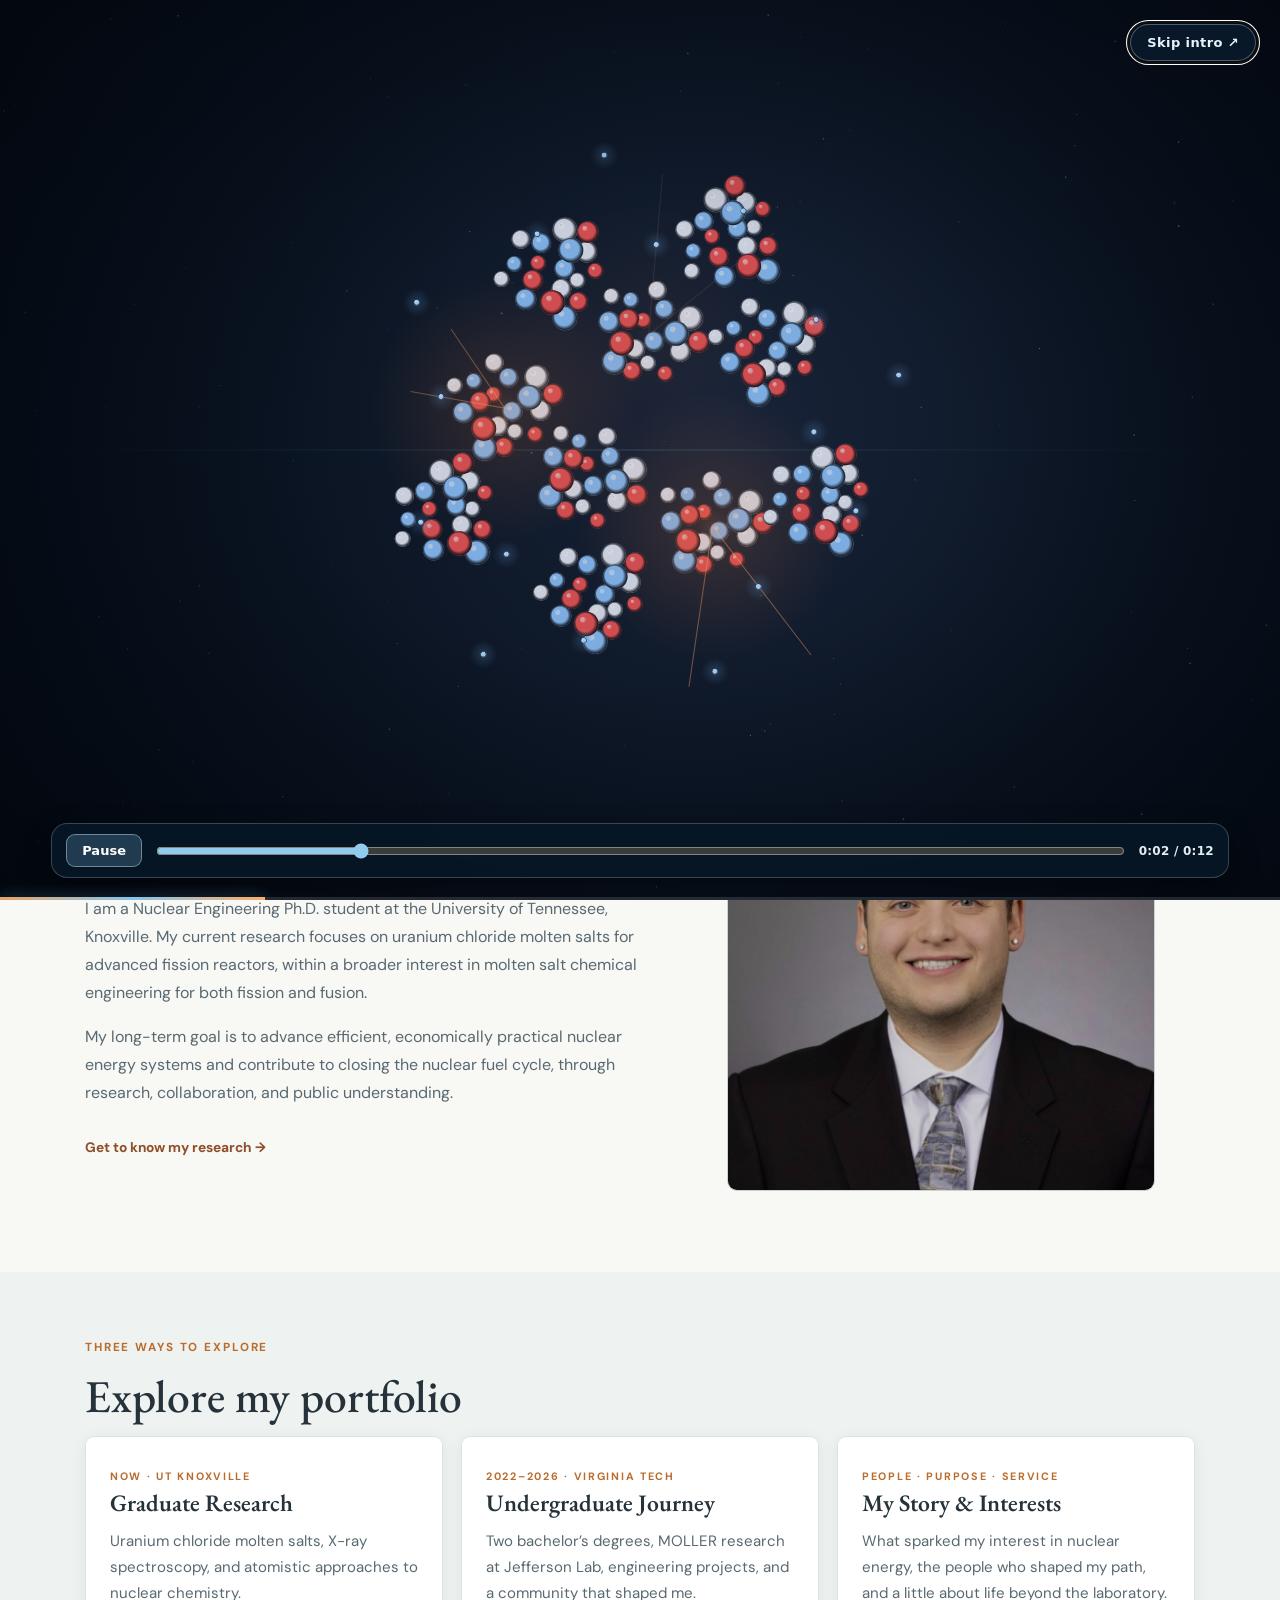
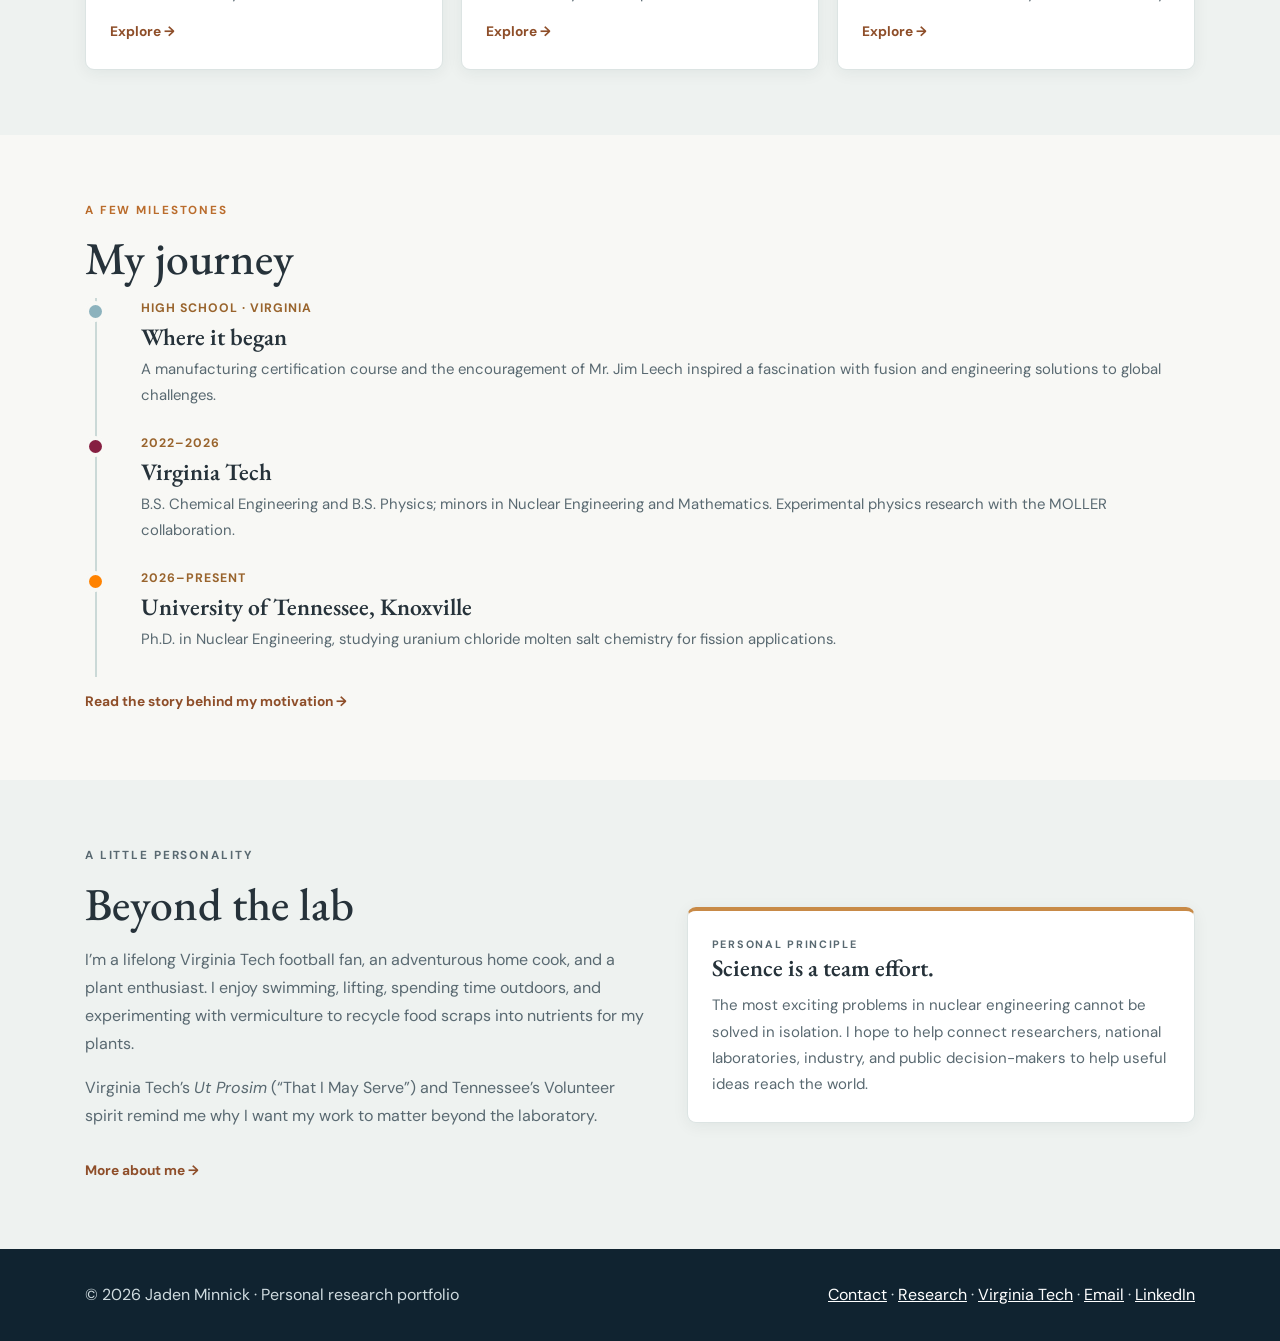
<file: index.html>
<!DOCTYPE html>

<html lang="en"><head><meta charset="utf-8"/><meta content="width=device-width,initial-scale=1" name="viewport"/><meta content="Nuclear engineering Ph.D. student researching molten salts for fission and fusion, and inspired by science, service, and energy innovation." name="description"/><title>Home | Jaden Minnick</title><link href="assets/css/site-v18.css" rel="stylesheet"/><style id="cinematic-critical-css">
/* Essential rendering fallback, independent of external stylesheet/cache state. */
#cinematic-intro[hidden]{display:none!important}
#cinematic-intro{position:fixed!important;inset:0!important;width:100vw!important;height:100dvh!important;z-index:2147483000!important;background:#040b14!important;overflow:hidden!important;opacity:1;transition:opacity .8s ease}
#cinematic-intro.is-leaving{opacity:0!important;pointer-events:none!important}
#cinematic-canvas{position:absolute!important;inset:0!important;display:block!important;width:100%!important;height:100%!important}
#cinematic-intro .cinematic-vignette{position:absolute;inset:0;pointer-events:none;background:radial-gradient(ellipse at center,transparent 35%,rgba(1,4,10,.55) 100%)}
#skip-cinematic{position:absolute!important;top:24px!important;right:24px!important;z-index:5!important;background:#0b1b2cdd!important;color:#e8f2fb!important;border:1px solid #b0c8d166!important;border-radius:999px!important;padding:10px 16px!important;cursor:pointer!important;font:600 13px system-ui,sans-serif!important}
#cinematic-intro .cinematic-controls{position:absolute!important;left:clamp(14px,4vw,56px)!important;right:clamp(14px,4vw,56px)!important;bottom:22px!important;z-index:5!important;display:flex!important;align-items:center!important;gap:12px!important;padding:10px 14px!important;background:#071827dc!important;border:1px solid #b5cce044!important;border-radius:16px!important;color:#e6f0f7!important;box-shadow:0 10px 28px #0007!important;backdrop-filter:blur(9px)}
#cinematic-play-pause{padding:8px 15px!important;border-radius:9px!important;border:1px solid #b8ccda88!important;background:#203b50!important;color:#fff!important;font:600 13px system-ui,sans-serif!important;cursor:pointer!important}
#cinematic-scrubber{flex:1 1 auto!important;min-width:0!important;width:auto!important;accent-color:#91ccec!important;cursor:pointer!important}
#cinematic-time{flex:0 0 auto!important;color:#e3edf5!important;font:600 12px system-ui,sans-serif!important;font-variant-numeric:tabular-nums}
#cinematic-intro .cinematic-progress{position:absolute!important;bottom:0!important;left:0!important;width:100%!important;height:3px!important;background:#ffffff20!important;z-index:6!important}
#cinematic-progress-fill{display:block!important;height:100%!important;width:0;background:linear-gradient(90deg,#e8a369,#86c5eb,#ffab6a)!important}
.cinematic-active{overflow:hidden!important}
@media(prefers-reduced-motion:reduce){#cinematic-intro{transition:none!important}}
</style></head><body><div class="cinematic" id="cinematic-intro" role="dialog" aria-modal="true" aria-label="Animated nuclear energy introduction" hidden>
  <canvas id="cinematic-canvas" aria-hidden="true"></canvas>
  <div class="cinematic-vignette" aria-hidden="true"></div>
  <button id="skip-cinematic" class="cinematic-skip" type="button">Skip intro <span aria-hidden="true">↗</span></button>
  <div class="cinematic-controls" aria-label="Animation controls">
    <button id="cinematic-play-pause" class="cinematic-play-pause" type="button" aria-pressed="false">Pause</button>
    <label class="visually-hidden" for="cinematic-scrubber">Animation timeline</label>
    <input id="cinematic-scrubber" class="cinematic-scrubber" type="range" min="0" max="12000" step="10" value="0" aria-label="Animation timeline"/>
    <span id="cinematic-time" class="cinematic-time" aria-live="off">0:00 / 0:12</span>
  </div>
  <div class="cinematic-progress" aria-hidden="true"><span id="cinematic-progress-fill"></span></div>
</div><a class="skip" href="#main">Skip to main content</a><header class="site"><div class="shell"><a class="logo" href="index.html">Jaden Minnick <em>Research · Engineering · Service</em></a><nav aria-label="Main navigation" class="links"><a aria-current="page" href="index.html">Home</a><a href="graduate.html">Graduate</a><a href="undergraduate.html">Undergraduate</a><a href="about.html">About</a></nav></div></header><main id="main"><section class="hero hero--home hero--sim"><canvas aria-hidden="true" id="molecular-canvas"></canvas><div class="shell"><p class="eyebrow">Welcome to my portfolio</p><h1>Jaden Minnick</h1><p class="intro">Nuclear Engineering Ph.D. Student · University of Tennessee, Knoxville</p><blockquote class="quote"><p>“Nothing in life is to be feared, it is only to be understood. Now is the time to understand more, so that we may fear less.”</p><cite>Marie Curie</cite></blockquote><div class="hero-actions"><a class="button" href="graduate.html">Explore my research</a><a class="button outline" href="about.html">Meet me</a></div><div aria-label="Interactive molten salt illustration" class="sim-controls"><div class="sim-topline"><span class="sim-indicator"></span><span>ION MOTION STUDY</span><button id="replay-cinematic" class="sim-replay" type="button">Replay intro</button><button aria-pressed="false" id="sim-toggle" type="button">Pause</button></div><label for="temperature-slider">Temperature <strong id="temperature-value">900 K</strong></label><input aria-label="Temperature in kelvin" id="temperature-slider" max="1600" min="600" step="50" type="range" value="900"/><div class="sim-range"><span>600 K</span><span>1600 K</span></div><p class="sim-note">Illustrative visualization. Motion scales with √T, not simulation data.</p></div></div></section><section class="section"><div class="shell"><div class="chapter"><div><p class="eyebrow">At a glance</p><h2>Curiosity with a purpose.</h2><p>I am a Nuclear Engineering Ph.D. student at the University of Tennessee, Knoxville. My current research focuses on uranium chloride molten salts for advanced fission reactors, within a broader interest in molten salt chemical engineering for both fission and fusion.</p><p>My long-term goal is to advance efficient, economically practical nuclear energy systems and contribute to closing the nuclear fuel cycle, through research, collaboration, and public understanding.</p><a class="more" href="graduate.html">Get to know my research →</a></div><figure class="feature-img"><img alt="Professional portrait of Jaden Minnick" src="images/prof-picture.jpeg"/></figure></div></div></section><section class="section alt"><div class="shell"><div class="eyebrow">Three ways to explore</div><h2>Explore my portfolio</h2><div class="grid"><article class="panel"><span class="eyebrow">Now · UT Knoxville</span><h3>Graduate Research</h3><p>Uranium chloride molten salts, X-ray spectroscopy, and atomistic approaches to nuclear chemistry.</p><a class="more" href="graduate.html">Explore →</a></article><article class="panel"><span class="eyebrow">2022–2026 · Virginia Tech</span><h3>Undergraduate Journey</h3><p>Two bachelor’s degrees, MOLLER research at Jefferson Lab, engineering projects, and a community that shaped me.</p><a class="more" href="undergraduate.html">Explore →</a></article><article class="panel"><span class="eyebrow">People · Purpose · Service</span><h3>My Story &amp; Interests</h3><p>What sparked my interest in nuclear energy, the people who shaped my path, and a little about life beyond the laboratory.</p><a class="more" href="about.html">Explore →</a></article></div></div></section><section class="section"><div class="shell"><div class="eyebrow">A few milestones</div><h2>My journey</h2><div class="timeline"><article><time>High school · Virginia</time><h3>Where it began</h3><p>A manufacturing certification course and the encouragement of Mr. Jim Leech inspired a fascination with fusion and engineering solutions to global challenges.</p></article><article style="--dot:#861f41"><time>2022–2026</time><h3>Virginia Tech</h3><p>B.S. Chemical Engineering and B.S. Physics; minors in Nuclear Engineering and Mathematics. Experimental physics research with the MOLLER collaboration.</p></article><article style="--dot:#ff8200"><time>2026–Present</time><h3>University of Tennessee, Knoxville</h3><p>Ph.D. in Nuclear Engineering, studying uranium chloride molten salt chemistry for fission applications.</p></article></div><a class="more" href="about.html">Read the story behind my motivation →</a></div></section><section class="section alt"><div class="shell"><div class="chapter"><div><p class="eyebrow">A little personality</p><h2>Beyond the lab</h2><p>I’m a lifelong Virginia Tech football fan, an adventurous home cook, and a plant enthusiast. I enjoy swimming, lifting, spending time outdoors, and experimenting with vermiculture to recycle food scraps into nutrients for my plants.</p><p>Virginia Tech’s <em>Ut Prosim</em> (“That I May Serve”) and Tennessee’s Volunteer spirit remind me why I want my work to matter beyond the laboratory.</p><a class="more" href="about.html#outside">More about me →</a></div><div class="panel strong"><p class="eyebrow">Personal principle</p><h3>Science is a team effort.</h3><p>The most exciting problems in nuclear engineering cannot be solved in isolation. I hope to help connect researchers, national laboratories, industry, and public decision-makers to help useful ideas reach the world.</p></div></div></div></section></main><footer class="footer"><div class="shell"><p>© <span data-year="">2026</span> Jaden Minnick · Personal research portfolio</p><p><a href="about.html#contact">Contact</a> · <a href="graduate.html">Research</a> · <a href="undergraduate.html">Virginia Tech</a> · <a href="mailto:minnick@vols.utk.edu">Email</a> · <a href="https://www.linkedin.com/in/jaden-minnick/" rel="noopener noreferrer" target="_blank">LinkedIn</a></p></div></footer><script src="assets/js/site-v18.js"></script><script src="assets/js/cinematic-v18.js"></script></body></html>
</file>
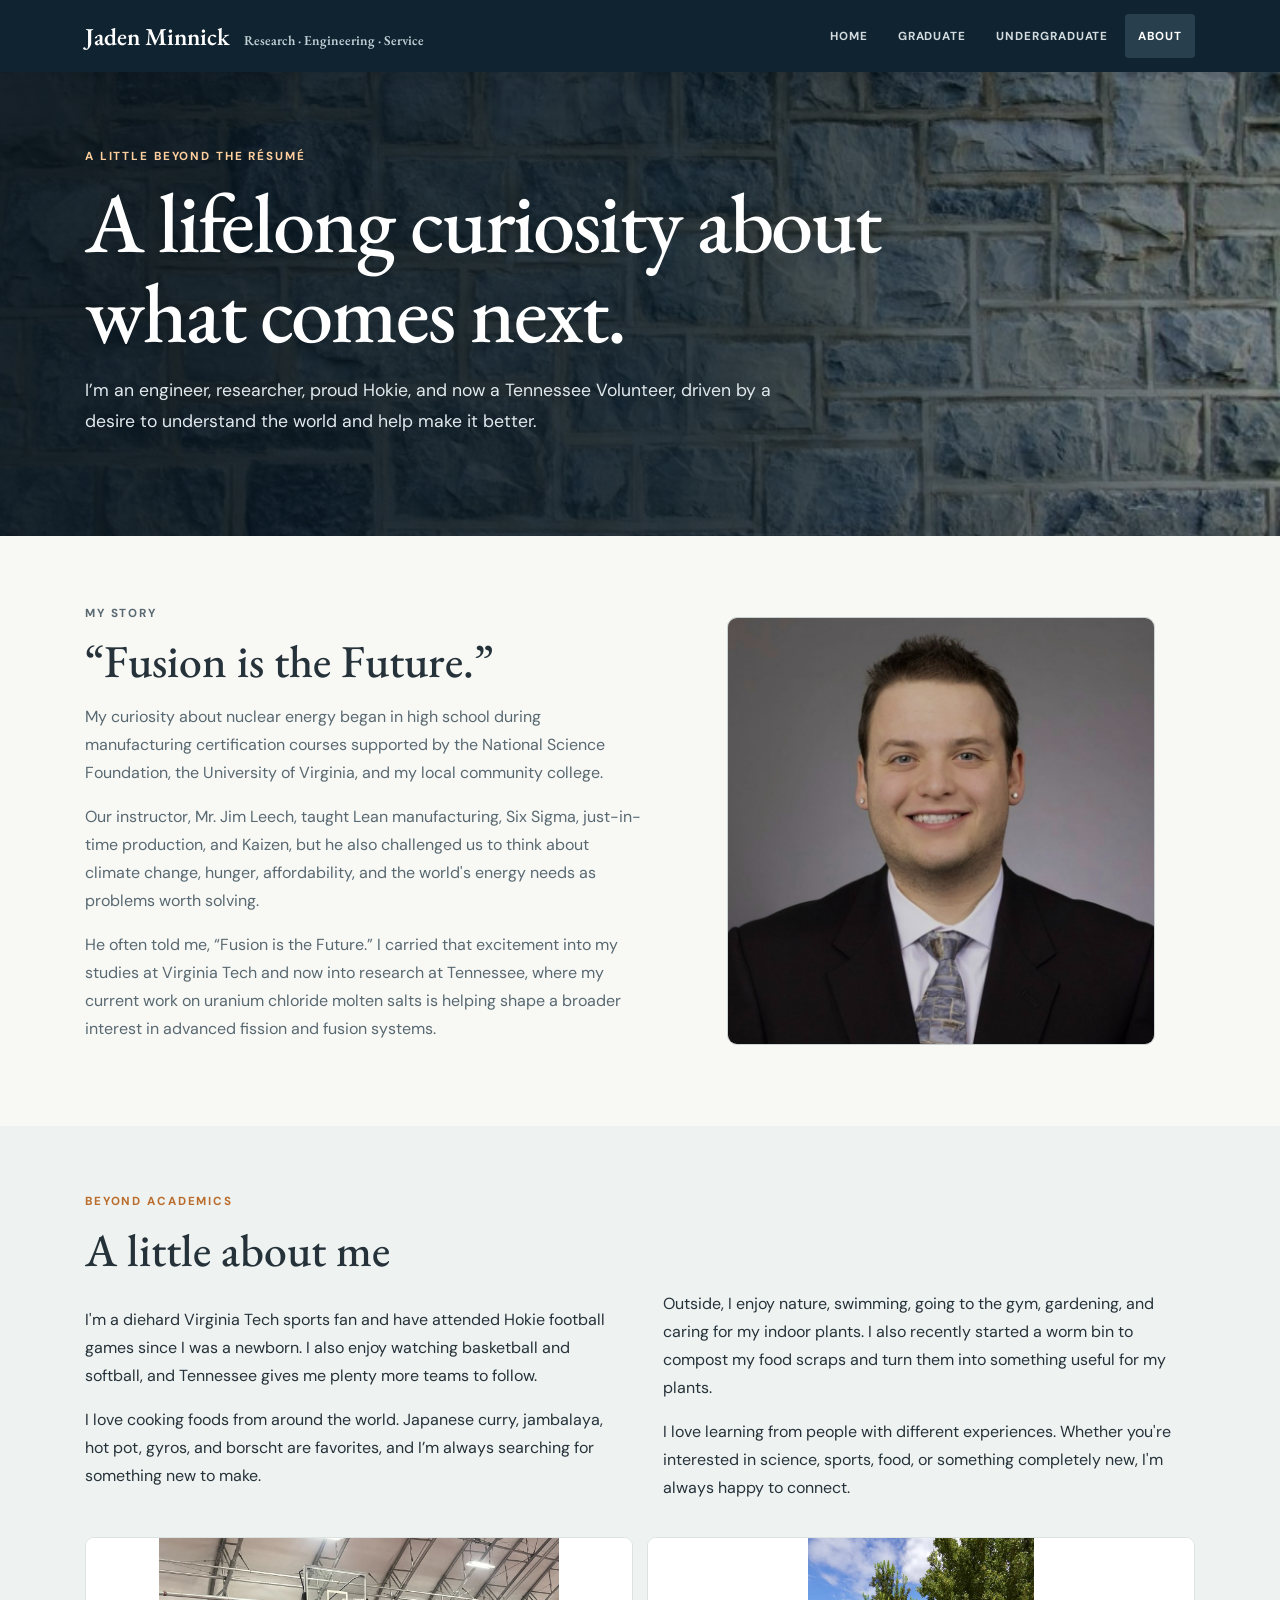
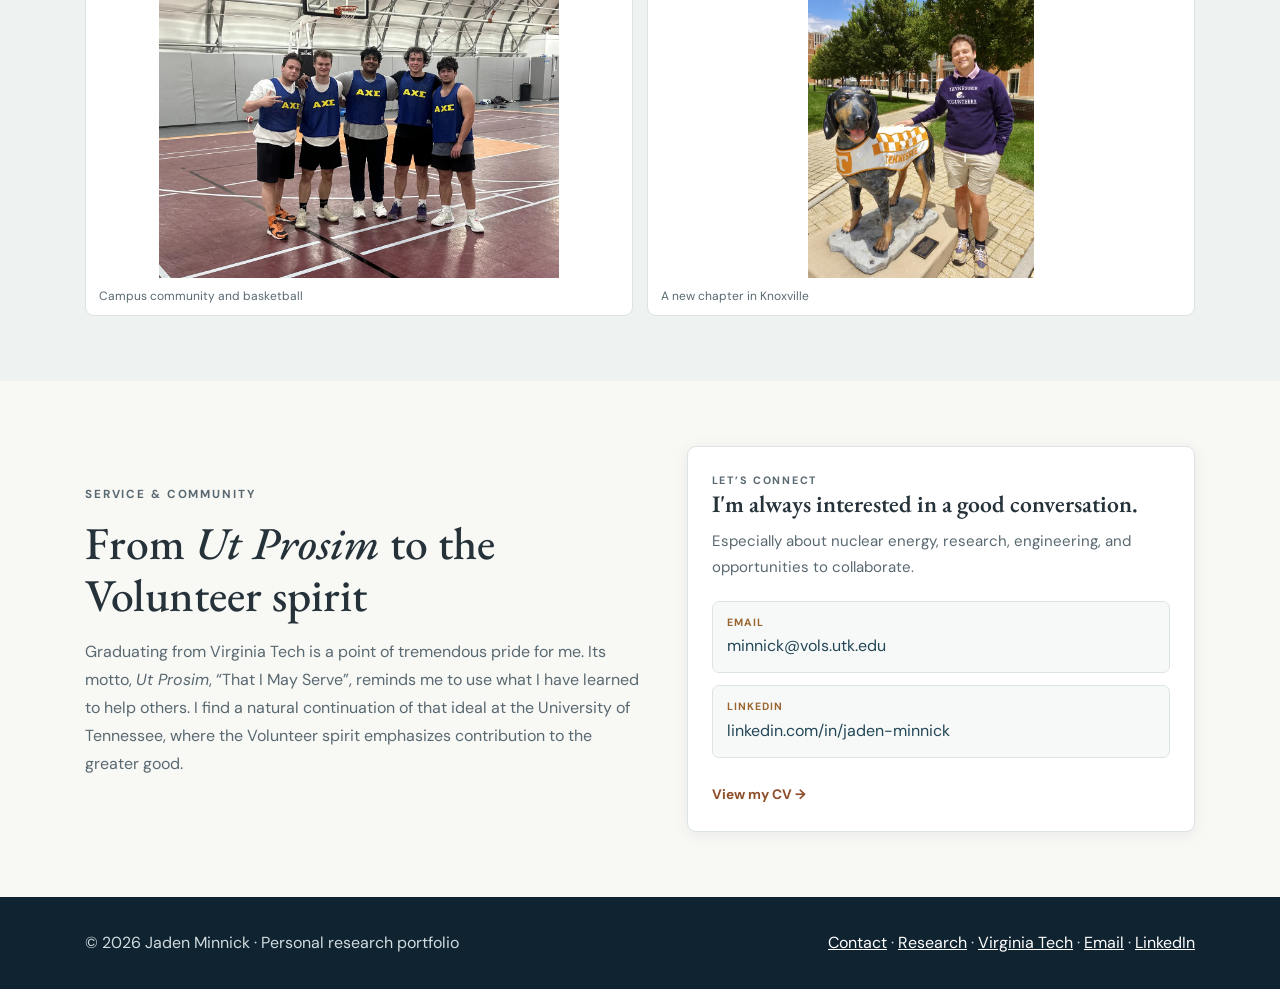
<file: about.html>
<!DOCTYPE html>

<html lang="en"><head><meta charset="utf-8"/><meta content="width=device-width,initial-scale=1" name="viewport"/><meta content="Jaden Minnick’s personal journey, scientific motivation, hobbies, and commitment to service." name="description"/><title>About Me | Jaden Minnick</title><link href="assets/css/site-v18.css" rel="stylesheet"/></head><body><a class="skip" href="#main">Skip to main content</a><header class="site"><div class="shell"><a class="logo" href="index.html">Jaden Minnick <em>Research · Engineering · Service</em></a><nav aria-label="Main navigation" class="links"><a href="index.html">Home</a><a href="graduate.html">Graduate</a><a href="undergraduate.html">Undergraduate</a><a aria-current="page" href="about.html">About</a></nav></div></header><main id="main"><section class="hero hero--about"><div class="shell"><p class="eyebrow">A little beyond the résumé</p><h1>A lifelong curiosity about what comes next.</h1><p class="intro">I’m an engineer, researcher, proud Hokie, and now a Tennessee Volunteer, driven by a desire to understand the world and help make it better.</p></div></section><section class="section"><div class="shell"><div class="chapter"><div><p class="eyebrow">My story</p><h2>“Fusion is the Future.”</h2><p>My curiosity about nuclear energy began in high school during manufacturing certification courses supported by the National Science Foundation, the University of Virginia, and my local community college.</p><p>Our instructor, Mr. Jim Leech, taught Lean manufacturing, Six Sigma, just-in-time production, and Kaizen, but he also challenged us to think about climate change, hunger, affordability, and the world's energy needs as problems worth solving.</p><p>He often told me, “Fusion is the Future.” I carried that excitement into my studies at Virginia Tech and now into research at Tennessee, where my current work on uranium chloride molten salts is helping shape a broader interest in advanced fission and fusion systems.</p></div><figure class="feature-img"><img alt="Portrait of Jaden Minnick" src="images/prof-picture.jpeg"/></figure></div></div></section><section class="section alt outside" id="outside"><div class="shell"><p class="eyebrow">Beyond academics</p><h2>A little about me</h2><div class="about-hobbies"><p>I'm a diehard Virginia Tech sports fan and have attended Hokie football games since I was a newborn. I also enjoy watching basketball and softball, and Tennessee gives me plenty more teams to follow.</p><p>I love cooking foods from around the world. Japanese curry, jambalaya, hot pot, gyros, and borscht are favorites, and I’m always searching for something new to make.</p><p>Outside, I enjoy nature, swimming, going to the gym, gardening, and caring for my indoor plants. I also recently started a worm bin to compost my food scraps and turn them into something useful for my plants.</p><p>I love learning from people with different experiences. Whether you're interested in science, sports, food, or something completely new, I'm always happy to connect.</p></div><div class="personal-photos"><figure><img alt="Alpha Chi Sigma intramural basketball team" loading="lazy" src="images/selected/acs-basketball.webp"/><figcaption>Campus community and basketball</figcaption></figure><figure><img alt="Jaden with Smokey at the University of Tennessee" loading="lazy" src="images/selected/ut-smokey.webp"/><figcaption>A new chapter in Knoxville</figcaption></figure></div></div></section><section class="section"><div class="shell"><div class="chapter" id="contact"><div><p class="eyebrow">Service &amp; community</p><h2>From <em>Ut Prosim</em> to the Volunteer spirit</h2><p>Graduating from Virginia Tech is a point of tremendous pride for me. Its motto, <em>Ut Prosim</em>, “That I May Serve”, reminds me to use what I have learned to help others. I find a natural continuation of that ideal at the University of Tennessee, where the Volunteer spirit emphasizes contribution to the greater good.</p></div><div class="panel"><p class="eyebrow">Let’s connect</p><h3>I'm always interested in a good conversation.</h3><p>Especially about nuclear energy, research, engineering, and opportunities to collaborate.</p><div class="contact-details"><a aria-label="Email Jaden Minnick" class="contact-link" href="mailto:minnick@vols.utk.edu"><span class="contact-label">Email</span><span>minnick@vols.utk.edu</span></a><a aria-label="Jaden Minnick on LinkedIn" class="contact-link" href="https://www.linkedin.com/in/jaden-minnick/" rel="noopener noreferrer" target="_blank"><span class="contact-label">LinkedIn</span><span>linkedin.com/in/jaden-minnick</span></a></div><p><a class="more" href="files/Jaden_Minnick_CV.pdf">View my CV →</a></p></div></div></div></section></main><footer class="footer"><div class="shell"><p>© <span data-year="">2026</span> Jaden Minnick · Personal research portfolio</p><p><a href="about.html#contact">Contact</a> · <a href="graduate.html">Research</a> · <a href="undergraduate.html">Virginia Tech</a> · <a href="mailto:minnick@vols.utk.edu">Email</a> · <a href="https://www.linkedin.com/in/jaden-minnick/" rel="noopener noreferrer" target="_blank">LinkedIn</a></p></div></footer><script src="assets/js/site-v18.js"></script></body></html>
</file>
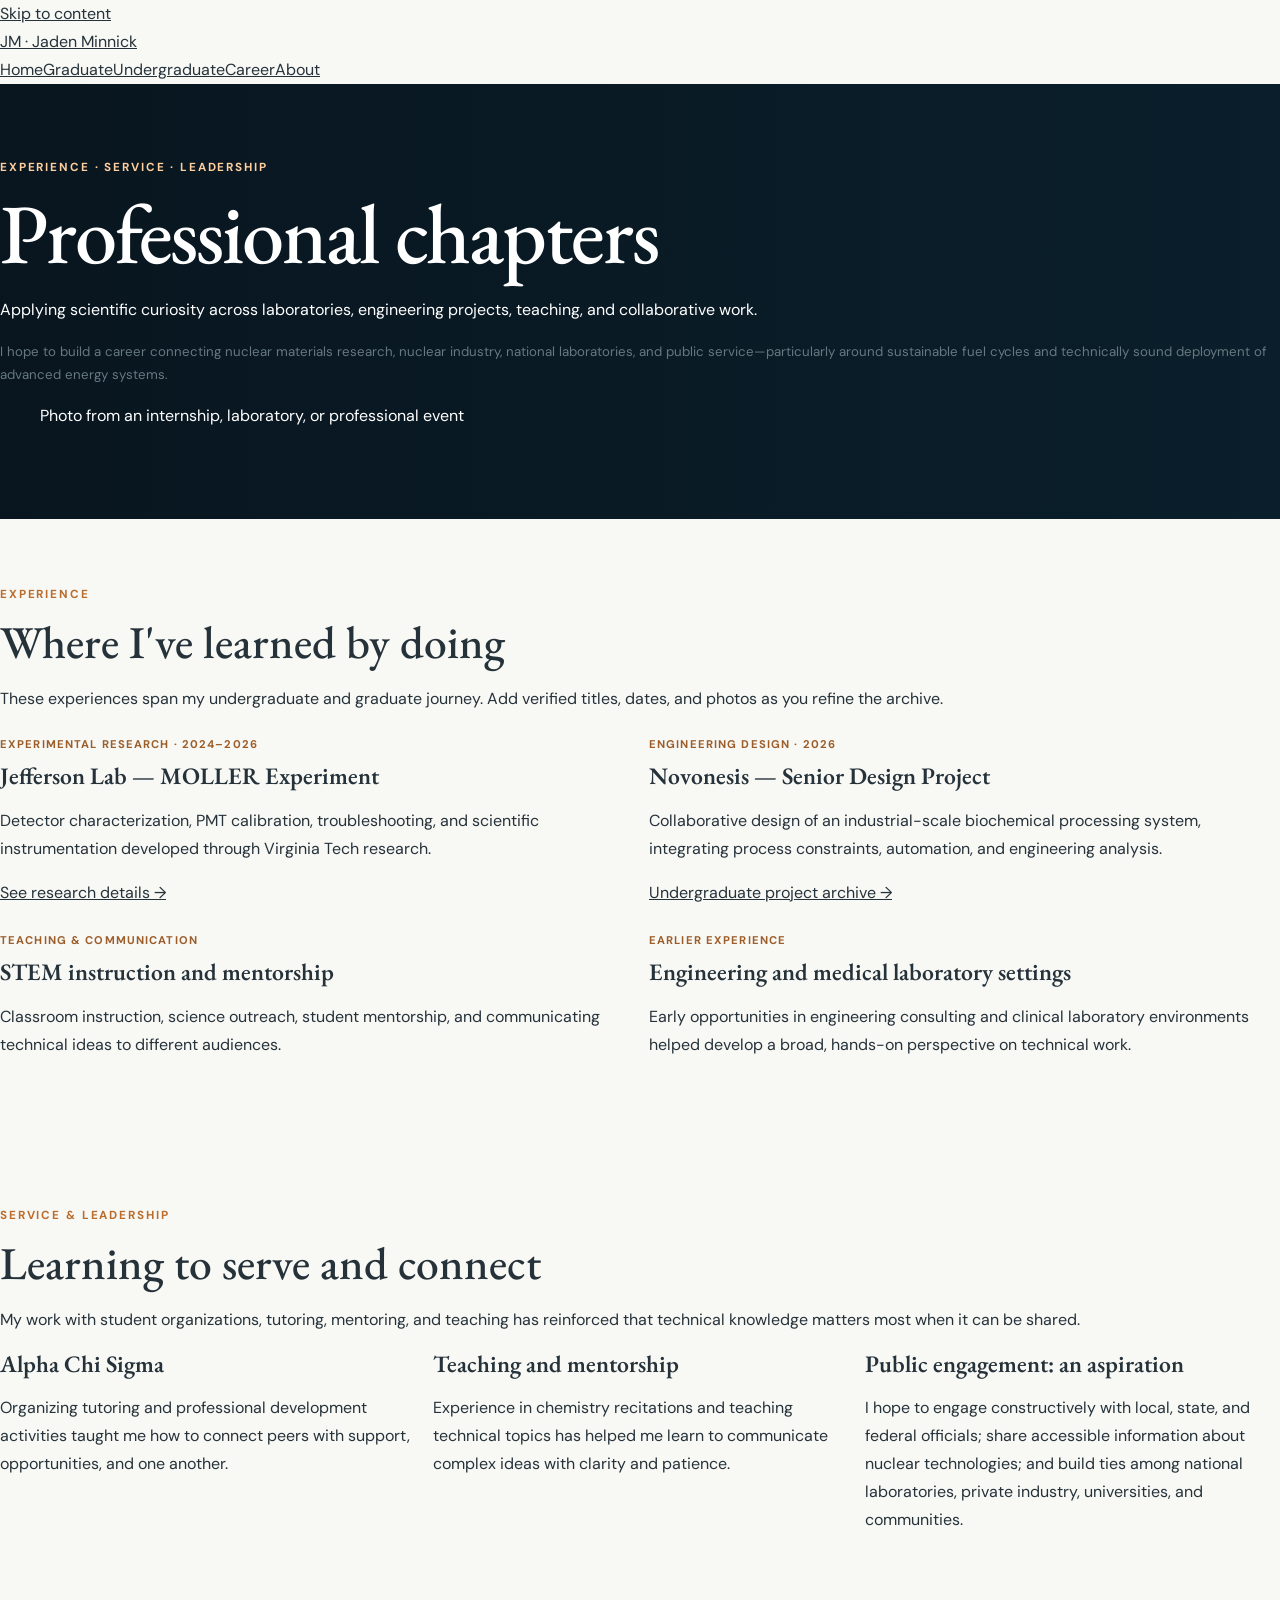
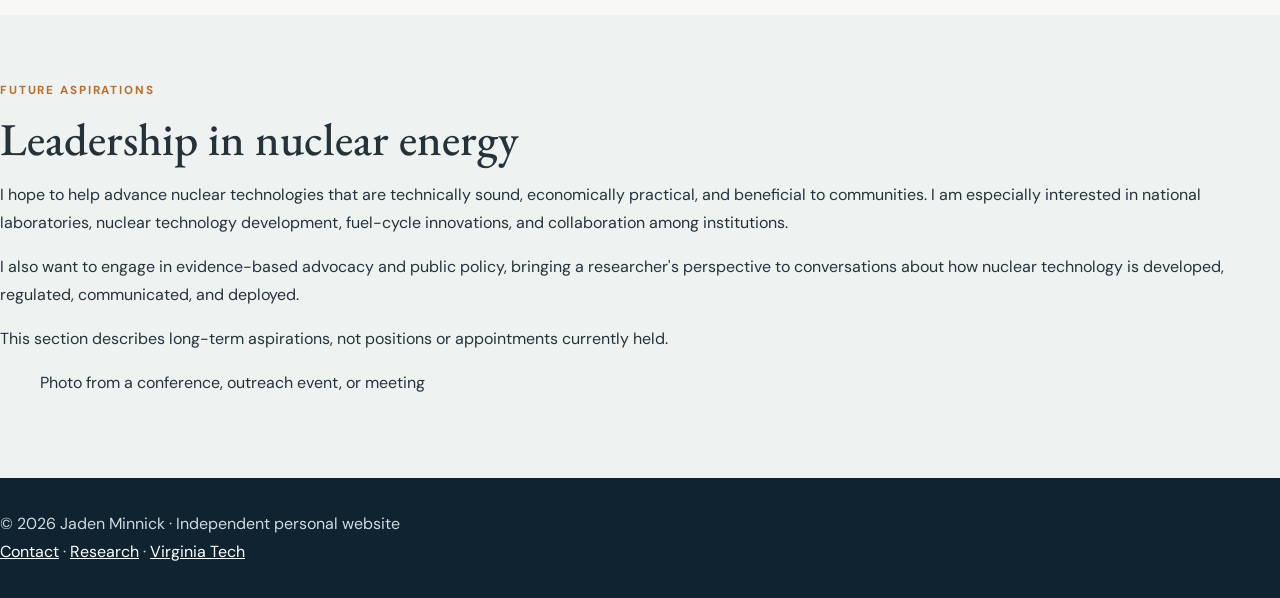
<file: career.html>
<!DOCTYPE html>


<html lang="en"><head><meta charset="utf-8"/><meta content="width=device-width, initial-scale=1" name="viewport"/><meta content="Jaden Minnick — Nuclear Engineering Ph.D. student, research in advanced nuclear materials, separation science, and the future nuclear fuel cycle." name="description"/><title>Career | Jaden Minnick</title><link href="assets/css/site.css" rel="stylesheet"/></head><body class=""><a class="skip-link" href="#content">Skip to content</a><header class="site-nav"><div class="wrap nav-inner"><a class="brand" href="index.html">JM <span>·</span> Jaden Minnick</a><nav aria-label="Main navigation" class="nav-links"><a href="index.html">Home</a><a href="graduate.html">Graduate</a><a href="undergraduate.html">Undergraduate</a><a aria-current="page" class="active" href="career.html">Career</a><a href="about.html">About</a></nav></div></header><main id="content"><section class="hero career-hero"><div class="wrap hero-flex"><div><div class="eyebrow">Experience · Service · Leadership</div><h1>Professional chapters</h1><p class="lede">Applying scientific curiosity across laboratories, engineering projects, teaching, and collaborative work.</p><p class="small">I hope to build a career connecting nuclear materials research, nuclear industry, national laboratories, and public service—particularly around sustainable fuel cycles and technically sound deployment of advanced energy systems.</p></div><figure class="photo tall" data-alt="Professional experience" data-photo="career-hero.jpg"><figcaption>Photo from an internship, laboratory, or professional event</figcaption></figure></div></section>
<section class="section"><div class="wrap"><div class="eyebrow">Experience</div><h2>Where I've learned by doing</h2><p class="section-lead">These experiences span my undergraduate and graduate journey. Add verified titles, dates, and photos as you refine the archive.</p><div class="grid two"><article class="card"><span class="tag">Experimental research · 2024–2026</span><h3>Jefferson Lab — MOLLER Experiment</h3><p>Detector characterization, PMT calibration, troubleshooting, and scientific instrumentation developed through Virginia Tech research.</p><a class="link" href="undergraduate.html">See research details →</a></article><article class="card"><span class="tag">Engineering design · 2026</span><h3>Novonesis — Senior Design Project</h3><p>Collaborative design of an industrial-scale biochemical processing system, integrating process constraints, automation, and engineering analysis.</p><a class="link" href="undergraduate.html">Undergraduate project archive →</a></article><article class="card"><span class="tag">Teaching &amp; communication</span><h3>STEM instruction and mentorship</h3><p>Classroom instruction, science outreach, student mentorship, and communicating technical ideas to different audiences.</p></article><article class="card"><span class="tag">Earlier experience</span><h3>Engineering and medical laboratory settings</h3><p>Early opportunities in engineering consulting and clinical laboratory environments helped develop a broad, hands-on perspective on technical work.</p></article></div></div></section>
<section class="section"><div class="wrap"><div class="eyebrow">Service &amp; leadership</div><h2>Learning to serve and connect</h2><p class="section-lead">My work with student organizations, tutoring, mentoring, and teaching has reinforced that technical knowledge matters most when it can be shared.</p><div class="grid"><article class="card"><h3>Alpha Chi Sigma</h3><p>Organizing tutoring and professional development activities taught me how to connect peers with support, opportunities, and one another.</p></article><article class="card"><h3>Teaching and mentorship</h3><p>Experience in chemistry recitations and teaching technical topics has helped me learn to communicate complex ideas with clarity and patience.</p></article><article class="card"><h3>Public engagement: an aspiration</h3><p>I hope to engage constructively with local, state, and federal officials; share accessible information about nuclear technologies; and build ties among national laboratories, private industry, universities, and communities.</p></article></div></div></section><section class="section alt"><div class="wrap story"><div><div class="eyebrow">Future aspirations</div><h2>Leadership in nuclear energy</h2><p>I hope to help advance nuclear technologies that are technically sound, economically practical, and beneficial to communities. I am especially interested in national laboratories, nuclear technology development, fuel-cycle innovations, and collaboration among institutions.</p><p>I also want to engage in evidence-based advocacy and public policy, bringing a researcher's perspective to conversations about how nuclear technology is developed, regulated, communicated, and deployed.</p><p class="smallprint">This section describes long-term aspirations, not positions or appointments currently held.</p></div><figure class="photo tall" data-alt="Nuclear engineering professional event" data-photo="career-future.jpg"><figcaption>Photo from a conference, outreach event, or meeting</figcaption></figure></div></section></main><footer class="footer"><div class="wrap"><div>© <span id="year">2026</span> Jaden Minnick · Independent personal website</div><div><a href="about.html#contact">Contact</a> · <a href="graduate.html">Research</a> · <a href="undergraduate.html">Virginia Tech</a></div></div></footer><script src="assets/js/site.js"></script></body></html>
</file>
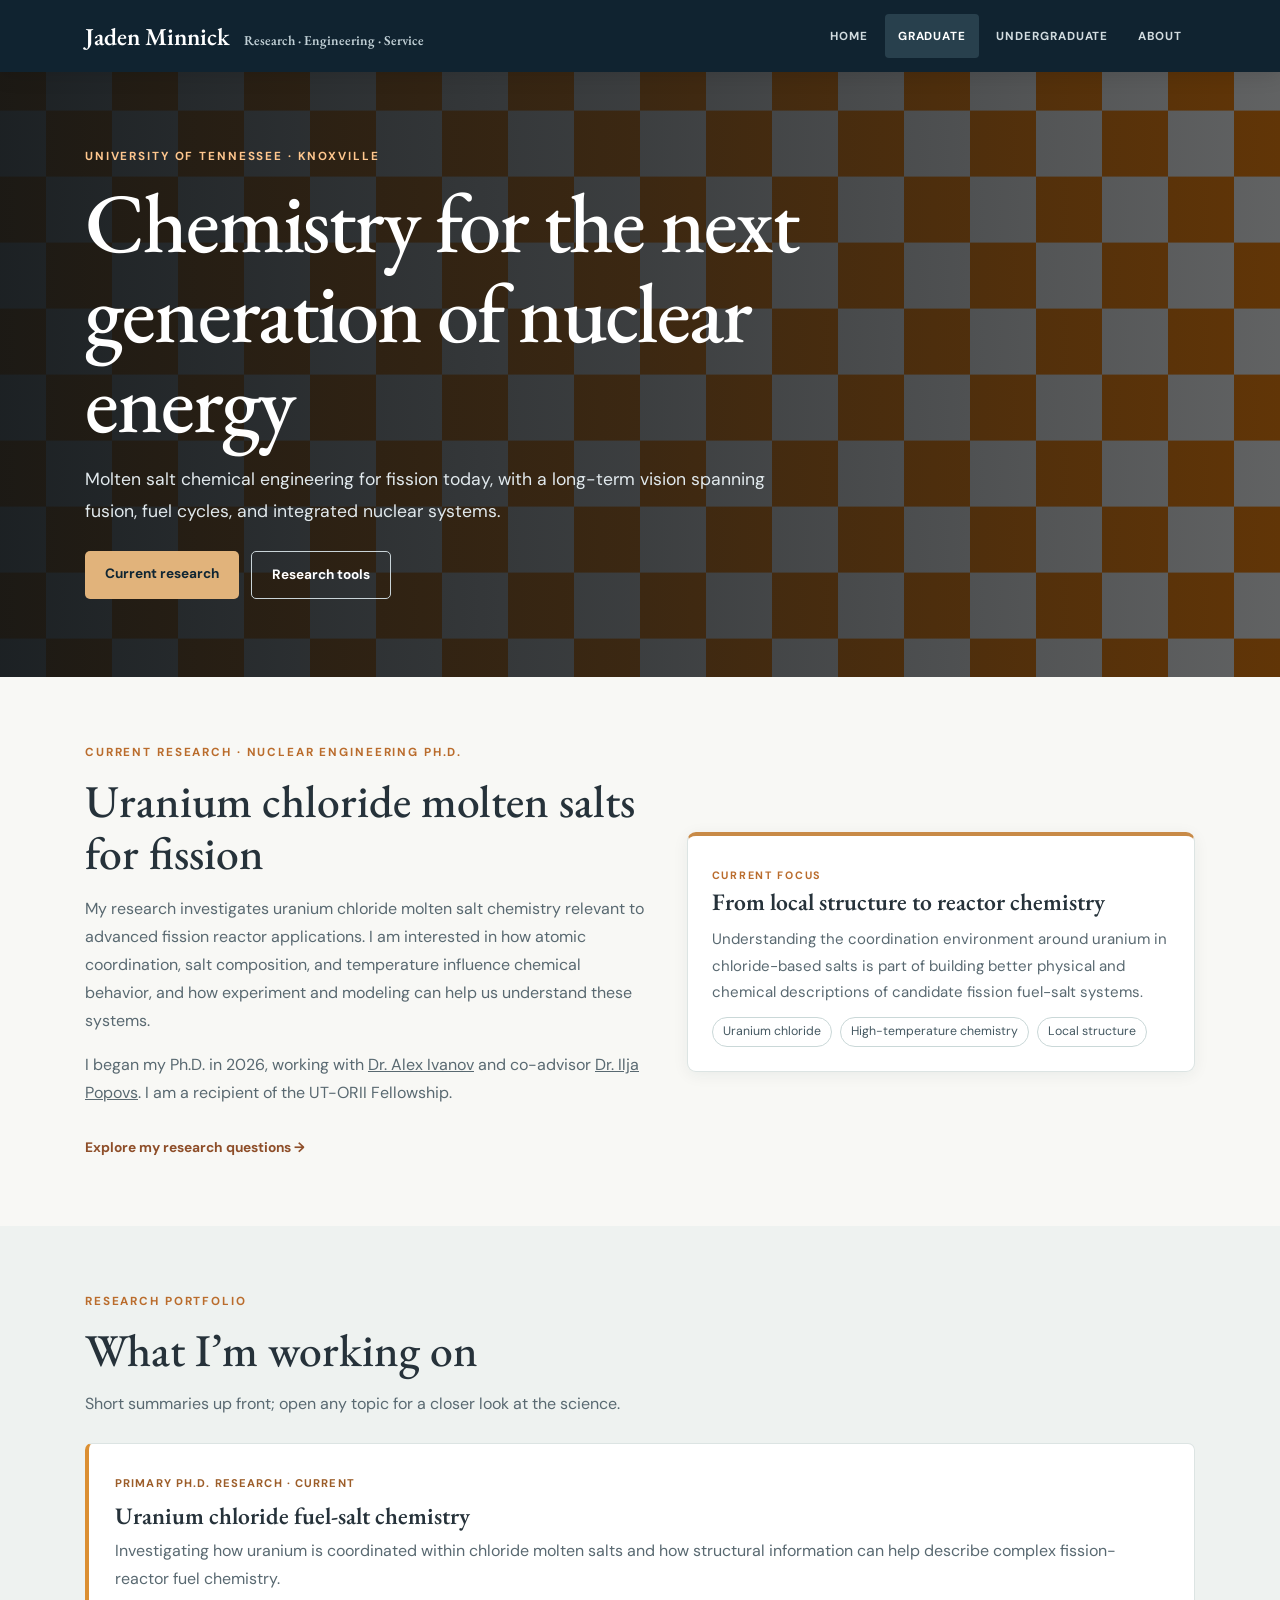
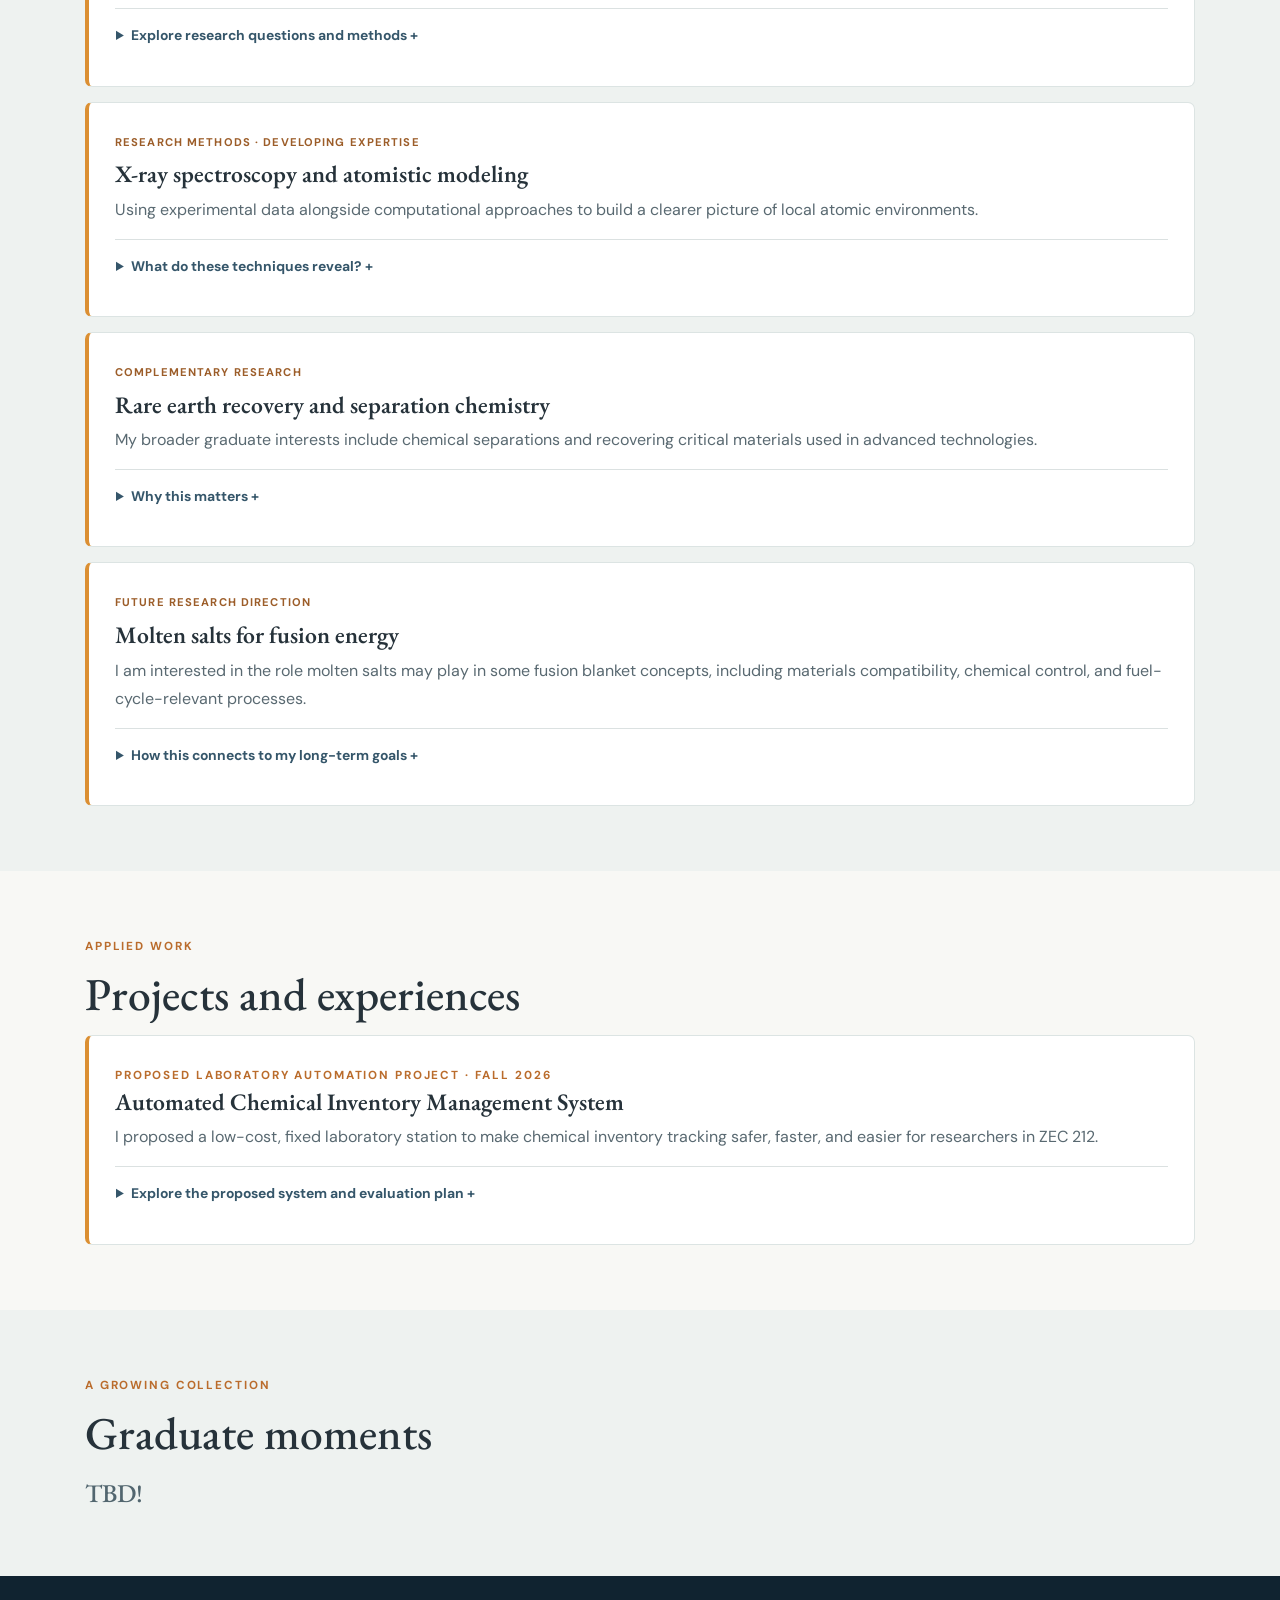
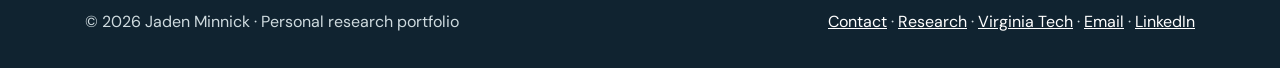
<file: graduate.html>
<!DOCTYPE html>

<html lang="en"><head><meta charset="utf-8"/><meta content="width=device-width,initial-scale=1" name="viewport"/><meta content="Molten salt chemical engineering for nuclear energy at UT Knoxville; current research on uranium chloride fuel salts." name="description"/><title>Graduate Research | Jaden Minnick</title><link href="assets/css/site-v18.css" rel="stylesheet"/></head><body><a class="skip" href="#main">Skip to main content</a><header class="site"><div class="shell"><a class="logo" href="index.html">Jaden Minnick <em>Research · Engineering · Service</em></a><nav aria-label="Main navigation" class="links"><a href="index.html">Home</a><a aria-current="page" href="graduate.html">Graduate</a><a href="undergraduate.html">Undergraduate</a><a href="about.html">About</a></nav></div></header><main id="main"><section class="hero hero--graduate"><div class="shell"><p class="eyebrow">University of Tennessee · Knoxville</p><h1>Chemistry for the next generation of nuclear energy</h1><p class="intro">Molten salt chemical engineering for fission today, with a long-term vision spanning fusion, fuel cycles, and integrated nuclear systems.</p><div class="hero-actions"><a class="button" href="#ucl">Current research</a><a class="button outline" href="#methods">Research tools</a></div></div></section><section class="section"><div class="shell"><div class="chapter"><div><div class="eyebrow">Current research · Nuclear Engineering Ph.D.</div><h2>Uranium chloride molten salts for fission</h2><p>My research investigates uranium chloride molten salt chemistry relevant to advanced fission reactor applications. I am interested in how atomic coordination, salt composition, and temperature influence chemical behavior, and how experiment and modeling can help us understand these systems.</p><p>I began my Ph.D. in 2026, working with <a href="https://ne.utk.edu/people/alex-ivanov/" rel="noopener noreferrer" target="_blank">Dr. Alex Ivanov</a> and co-advisor <a href="https://ne.utk.edu/people/ilja-popovs/" rel="noopener noreferrer" target="_blank">Dr. Ilja Popovs</a>. I am a recipient of the UT-ORII Fellowship.</p><a class="more" href="#research">Explore my research questions →</a></div><div class="panel strong"><span class="eyebrow">Current focus</span><h3>From local structure to reactor chemistry</h3><p>Understanding the coordination environment around uranium in chloride-based salts is part of building better physical and chemical descriptions of candidate fission fuel-salt systems.</p><div class="chips"><span>Uranium chloride</span><span>High-temperature chemistry</span><span>Local structure</span></div></div></div></div></section><section class="section alt"><div class="shell"><div class="eyebrow">Research portfolio</div><h2>What I’m working on</h2><p class="lead">Short summaries up front; open any topic for a closer look at the science.</p><div class="research-list" id="research">
<article class="research" id="ucl"><span class="tag">Primary Ph.D. research · Current</span><h3>Uranium chloride fuel-salt chemistry</h3><p>Investigating how uranium is coordinated within chloride molten salts and how structural information can help describe complex fission-reactor fuel chemistry.</p><details><summary>Explore research questions and methods +</summary><p><strong>Questions:</strong> How does the local uranium–chloride environment change with salt composition or temperature? How can we interpret measured structural signatures in molten systems?</p><p><strong>Approaches:</strong> High-temperature salt chemistry, X-ray absorption spectroscopy, scattering data, and atomistic modeling methods, including reverse Monte Carlo analysis.</p></details></article>
<article class="research" id="methods"><span class="tag">Research methods · Developing expertise</span><h3>X-ray spectroscopy and atomistic modeling</h3><p>Using experimental data alongside computational approaches to build a clearer picture of local atomic environments.</p><details><summary>What do these techniques reveal? +</summary><p><strong>XANES:</strong> Information about electronic structure and oxidation-state-sensitive spectral features.</p><p><strong>EXAFS:</strong> Local coordination shells, interatomic distances, and disorder around an absorbing atom.</p><p><strong>Total scattering and PDF:</strong> Real-space patterns of atomic pair distances and local disorder, particularly useful for disordered materials.</p><p><strong>RMC:</strong> Atomistic configurations adjusted to agree with measured scattering information, subject to structural constraints.</p></details></article>
<article class="research"><span class="tag">Complementary research</span><h3>Rare earth recovery and separation chemistry</h3><p>My broader graduate interests include chemical separations and recovering critical materials used in advanced technologies.</p><details><summary>Why this matters +</summary><p>Selective recovery and recycling can reduce reliance on primary extraction and create opportunities for more resource-efficient industrial processes. These projects are distinct from my uranium chloride Ph.D. focus.</p></details></article>
<article class="research"><span class="tag">Future research direction</span><h3>Molten salts for fusion energy</h3><p>I am interested in the role molten salts may play in some fusion blanket concepts, including materials compatibility, chemical control, and fuel-cycle-relevant processes.</p><details><summary>How this connects to my long-term goals +</summary><p>Fusion presents different technical challenges than fission. My aim is to develop transferable expertise in molten salt chemistry and apply it where it can support safe and sustainable nuclear energy technologies.</p></details></article>
</div></div></section><section class="section"><div class="shell"><div class="eyebrow">Applied work</div><h2>Projects and experiences</h2><div class="research-list"><article class="research"><span class="eyebrow">Proposed laboratory automation project · Fall 2026</span><h3>Automated Chemical Inventory Management System</h3><p>I proposed a low-cost, fixed laboratory station to make chemical inventory tracking safer, faster, and easier for researchers in ZEC 212.</p><details><summary>Explore the proposed system and evaluation plan +</summary><p><strong>System concept: </strong>A precision electronic balance, barcode scanner, thermal label printer, Raspberry Pi, and touchscreen, with a Python interface and searchable inventory database.</p><p><strong>Pilot goals: </strong>Evaluate inventory accuracy, transaction success, and chemical retrieval times against current laboratory workflows. Proposed targets include 95% inventory agreement, 95% transaction success, and a 30% reduction in retrieval time.</p><p><strong>Status: </strong>Research award proposal and planned pilot. Results and deployment will be added when available.</p></details></article></div></div></section><section class="section alt"><div class="shell"><div class="eyebrow">A growing collection</div><h2>Graduate moments</h2><p class="moments-tbd">TBD!</p></div></section></main><footer class="footer"><div class="shell"><p>© <span data-year="">2026</span> Jaden Minnick · Personal research portfolio</p><p><a href="about.html#contact">Contact</a> · <a href="graduate.html">Research</a> · <a href="undergraduate.html">Virginia Tech</a> · <a href="mailto:minnick@vols.utk.edu">Email</a> · <a href="https://www.linkedin.com/in/jaden-minnick/" rel="noopener noreferrer" target="_blank">LinkedIn</a></p></div></footer><script src="assets/js/site-v18.js"></script></body></html>
</file>
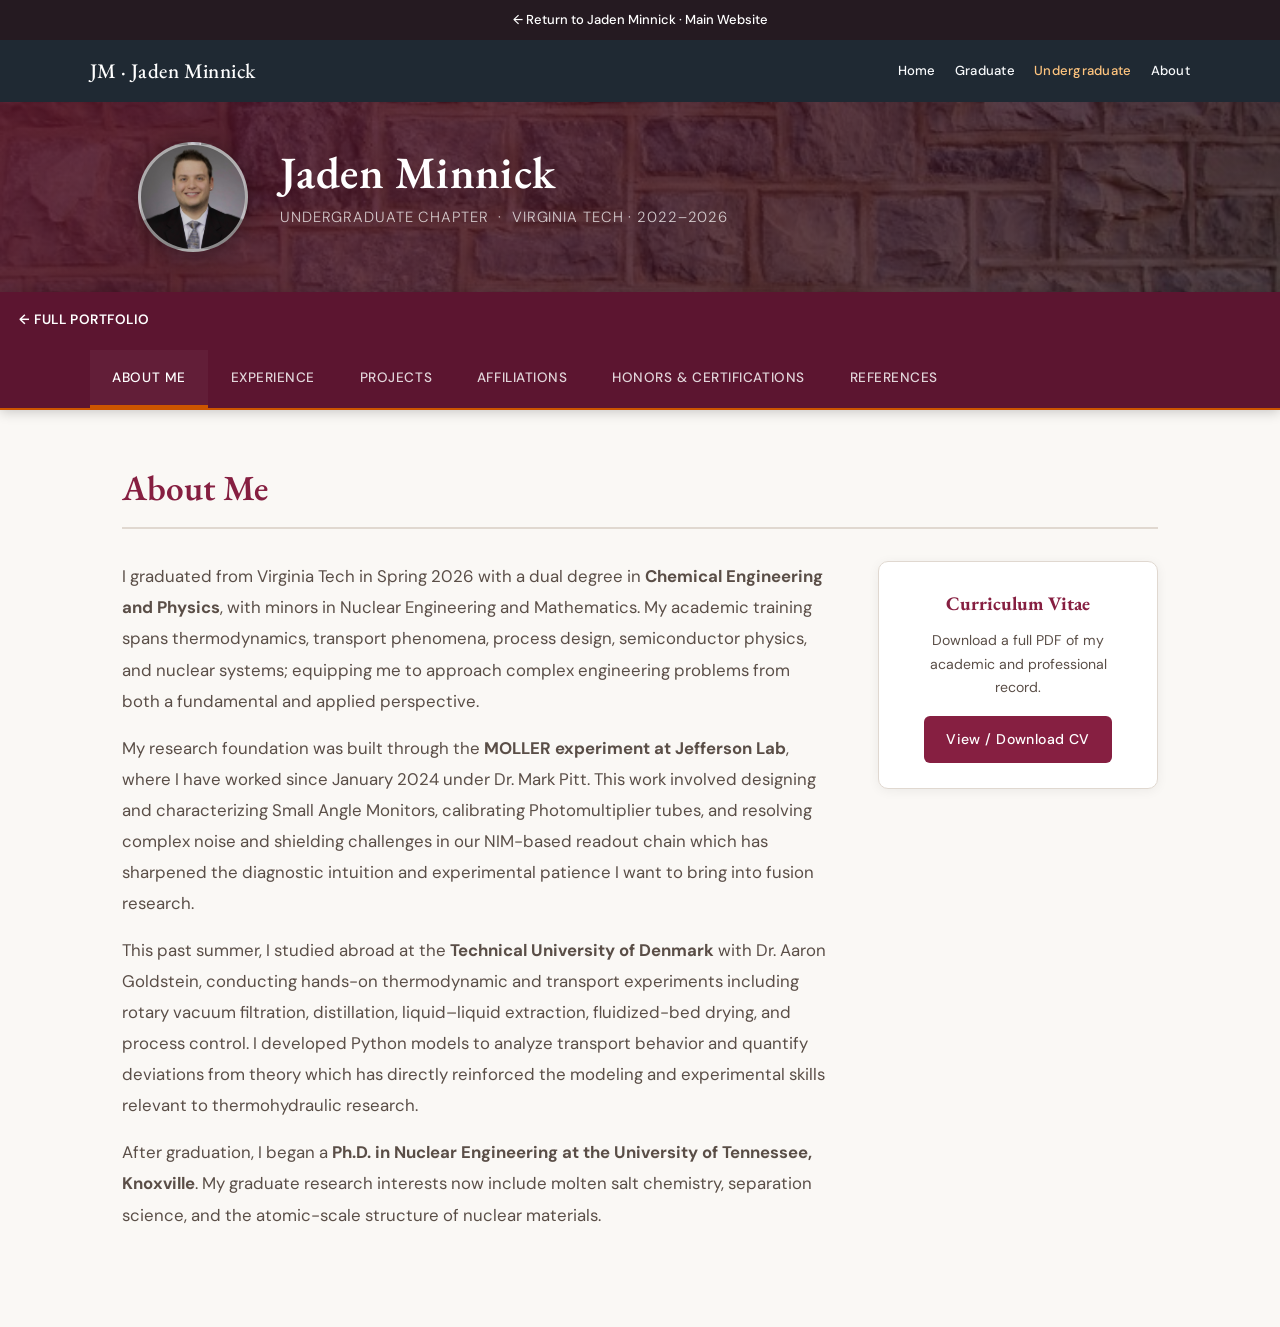
<file: undergraduate-archive.html>
<!DOCTYPE html>

<html lang="en">
<head>
<meta charset="utf-8"/>
<meta content="width=device-width, initial-scale=1.0" name="viewport"/>
<title>Undergraduate Archive | Undergraduate | Jaden Minnick</title>
<link href="https://fonts.googleapis.com" rel="preconnect"/>
<link crossorigin="" href="https://fonts.gstatic.com" rel="preconnect"/>
<link href="https://fonts.googleapis.com/css2?family=EB+Garamond:ital,wght@0,400;0,500;0,600;0,700;1,400;1,500&amp;family=DM+Sans:wght@300;400;500;600&amp;display=swap" rel="stylesheet"/>
<style>
    :root {
      --maroon: #861F41;
      --maroon-dark: #5c1530;
      --maroon-light: #a8284f;
      --orange: #CC5500;
      --orange-light: #e06020;
      --cream: #faf8f5;
      --warm-white: #ffffff;
      --stone: #f2ede8;
      --border: #e0d8d0;
      --text: #1a1410;
      --text-secondary: #5a4e47;
      --text-muted: #8a7d77;
      --header-bg: url('images/HokieStone.jpg');
      --portrait: url('images/prof-picture.jpeg');
    }

    *, *::before, *::after { box-sizing: border-box; margin: 0; padding: 0; }
    html { scroll-behavior: smooth; }

    body {
      font-family: 'DM Sans', sans-serif;
      font-weight: 400;
      background: var(--cream);
      color: var(--text);
      min-height: 100vh;
      line-height: 1.7;
    }

    .site-header {
      position: relative;
      background-image: var(--header-bg);
      background-size: cover;
      background-position: center 40%;
      padding: 0;
      overflow: hidden;
    }
    .site-header::before {
      content: '';
      position: absolute;
      inset: 0;
      background: linear-gradient(135deg, rgba(86,21,41,0.88) 0%, rgba(30,10,15,0.75) 100%);
    }
    .header-inner {
      position: relative;
      z-index: 1;
      display: flex;
      align-items: center;
      gap: 2rem;
      padding: 2.5rem 3rem;
      max-width: 1100px;
      margin: 0 auto;
    }
    .portrait {
      width: 110px;
      height: 110px;
      border-radius: 50%;
      border: 3px solid rgba(255,255,255,0.5);
      background-image: var(--portrait);
      background-size: cover;
      background-position: center;
      flex-shrink: 0;
      box-shadow: 0 4px 24px rgba(0,0,0,0.35);
    }
    .header-text h1 {
      font-family: 'EB Garamond', serif;
      font-size: clamp(1.9rem, 4vw, 2.8rem);
      font-weight: 600;
      color: #fff;
      letter-spacing: 0.01em;
      line-height: 1.15;
    }
    .header-text .tagline {
      font-size: 0.92rem;
      font-weight: 300;
      color: rgba(255,255,255,0.75);
      letter-spacing: 0.06em;
      text-transform: uppercase;
      margin-top: 0.4rem;
    }

    nav {
      background: var(--maroon-dark);
      border-bottom: 2px solid var(--orange);
      position: sticky;
      top: 0;
      z-index: 100;
      box-shadow: 0 2px 12px rgba(0,0,0,0.2);
    }
    .nav-inner {
      display: flex;
      flex-wrap: wrap;
      max-width: 1100px;
      margin: 0 auto;
    }
    nav a {
      color: rgba(255,255,255,0.82);
      padding: 1rem 1.4rem;
      text-decoration: none;
      cursor: pointer;
      font-size: 0.85rem;
      font-weight: 500;
      letter-spacing: 0.04em;
      text-transform: uppercase;
      border-bottom: 3px solid transparent;
      transition: all 0.2s ease;
      white-space: nowrap;
    }
    nav a:hover { color: #fff; background: rgba(255,255,255,0.06); }
    nav a.active {
      color: #fff;
      border-bottom-color: var(--orange);
      background: rgba(255,255,255,0.04);
    }

    main {
      max-width: 1100px;
      margin: 0 auto;
      padding: 3rem 2rem 5rem;
    }

    .section { display: none; animation: fadeUp 0.4s ease both; }
    .section.active { display: block; }
    @keyframes fadeUp {
      from { opacity: 0; transform: translateY(16px); }
      to   { opacity: 1; transform: translateY(0); }
    }

    .section-title {
      font-family: 'EB Garamond', serif;
      font-size: 2.2rem;
      font-weight: 600;
      color: var(--maroon);
      border-bottom: 2px solid var(--border);
      padding-bottom: 0.6rem;
      margin-bottom: 2rem;
    }
    .sub-title {
      font-family: 'EB Garamond', serif;
      font-size: 1.45rem;
      font-weight: 600;
      color: var(--maroon-dark);
      margin: 2.5rem 0 1rem;
      display: flex;
      align-items: center;
      gap: 0.6rem;
    }
    .sub-title::after { content: ''; flex: 1; height: 1px; background: var(--border); }

    p { margin-bottom: 1rem; color: var(--text-secondary); }
    ul { padding-left: 1.3rem; }
    ul li { margin-bottom: 0.45rem; color: var(--text-secondary); }

    .about-intro {
      display: grid;
      grid-template-columns: 1fr 280px;
      gap: 3rem;
      align-items: start;
    }
    @media (max-width: 720px) { .about-intro { grid-template-columns: 1fr; } }
    .about-bio p { font-size: 1.05rem; line-height: 1.85; }

    .cv-card {
      background: var(--warm-white);
      border: 1px solid var(--border);
      border-radius: 10px;
      padding: 1.6rem;
      text-align: center;
      box-shadow: 0 2px 12px rgba(0,0,0,0.06);
    }
    .cv-card h3 { font-family: 'EB Garamond', serif; font-size: 1.2rem; color: var(--maroon); margin-bottom: 0.5rem; }
    .cv-card p { font-size: 0.88rem; margin-bottom: 1rem; }

    .btn-primary {
      display: inline-block;
      background: var(--maroon);
      color: #fff;
      padding: 0.7rem 1.4rem;
      border-radius: 6px;
      text-decoration: none;
      font-size: 0.88rem;
      font-weight: 500;
      letter-spacing: 0.03em;
      transition: background 0.2s, transform 0.15s;
      cursor: pointer;
      border: none;
    }
    .btn-primary:hover { background: var(--maroon-light); transform: translateY(-1px); }

    .exp-card {
      background: var(--warm-white);
      border: 1px solid var(--border);
      border-left: 4px solid var(--maroon);
      border-radius: 10px;
      padding: 1.5rem 1.8rem;
      margin-bottom: 1.2rem;
      box-shadow: 0 1px 6px rgba(0,0,0,0.05);
      transition: box-shadow 0.2s, transform 0.2s;
    }
    .exp-card:hover { box-shadow: 0 4px 18px rgba(0,0,0,0.1); transform: translateY(-2px); }
    .exp-card.orange-accent { border-left-color: var(--orange); }

    .exp-header { display: flex; justify-content: space-between; align-items: flex-start; flex-wrap: wrap; gap: 0.5rem; margin-bottom: 0.6rem; }
    .exp-header h3 { font-family: 'EB Garamond', serif; font-size: 1.2rem; font-weight: 600; color: var(--text); }
    .exp-badge {
      background: var(--stone);
      color: var(--text-secondary);
      font-size: 0.77rem;
      padding: 0.25rem 0.7rem;
      border-radius: 999px;
      font-weight: 500;
      white-space: nowrap;
      border: 1px solid var(--border);
    }
    .exp-org { font-size: 0.88rem; color: var(--maroon); font-weight: 500; margin-bottom: 0.7rem; }
    .exp-card ul { margin-top: 0.5rem; }

    .projects-grid {
      display: grid;
      grid-template-columns: repeat(auto-fill, minmax(300px, 1fr));
      gap: 1.2rem;
      margin-top: 0.5rem;
    }
    .project-card {
      background: var(--warm-white);
      border: 1px solid var(--border);
      border-radius: 10px;
      padding: 1.4rem;
      box-shadow: 0 1px 6px rgba(0,0,0,0.05);
      transition: box-shadow 0.2s, transform 0.2s;
    }
    .project-card:hover { box-shadow: 0 4px 18px rgba(0,0,0,0.1); transform: translateY(-2px); }
    .project-card h4 { font-family: 'EB Garamond', serif; font-size: 1.1rem; color: var(--maroon-dark); margin-bottom: 0.5rem; }
    .project-card p { font-size: 0.88rem; margin-bottom: 0; }
    .proj-date-badge { font-size: 0.75rem; font-weight: 600; letter-spacing: 0.05em; text-transform: uppercase; color: var(--orange); margin-bottom: 0.4rem; }
    .proj-link { display: inline-block; margin-top: 0.7rem; font-size: 0.82rem; font-weight: 600; color: var(--maroon); }

    .moller-images { display: flex; flex-direction: column; gap: 1rem; margin: 1.2rem 0; }
    .moller-images a { display: block; border-radius: 8px; overflow: hidden; border: 1px solid var(--border); }
    .moller-images img { width: 100%; height: auto; display: block; transition: transform 0.3s; }
    .moller-images a:hover img { transform: scale(1.02); }

    .affil-grid {
      display: grid;
      grid-template-columns: repeat(auto-fill, minmax(320px, 1fr));
      gap: 1.2rem;
    }
    .affil-card {
      background: var(--warm-white);
      border: 1px solid var(--border);
      border-radius: 10px;
      padding: 1.4rem 1.6rem;
      display: flex;
      align-items: center;
      gap: 1.2rem;
      box-shadow: 0 1px 6px rgba(0,0,0,0.05);
      transition: box-shadow 0.2s, transform 0.2s;
    }
    .affil-card:hover { box-shadow: 0 4px 18px rgba(0,0,0,0.1); transform: translateY(-2px); }
    .affil-logo { flex-shrink: 0; width: 64px; height: 56px; display: flex; align-items: center; justify-content: center; }
    .affil-logo img { max-height: 52px; max-width: 64px; width: auto; height: auto; object-fit: contain; display: block; }
    .affil-info h3 { font-family: 'EB Garamond', serif; font-size: 1.1rem; color: var(--maroon-dark); margin-bottom: 0.2rem; }
    .affil-info p { font-size: 0.82rem; color: var(--text-muted); margin-bottom: 0; line-height: 1.5; }
    .affil-info .affil-role { color: var(--orange); font-weight: 500; font-size: 0.82rem; }

    .honors-grid {
      display: grid;
      grid-template-columns: repeat(auto-fill, minmax(280px, 1fr));
      gap: 1rem;
      margin-bottom: 2rem;
    }
    .honor-card {
      background: var(--warm-white);
      border: 1px solid var(--border);
      border-left: 4px solid var(--maroon);
      border-radius: 8px;
      padding: 1.1rem 1.3rem;
      font-size: 0.92rem;
      color: var(--text-secondary);
      box-shadow: 0 1px 4px rgba(0,0,0,0.04);
    }
    .honor-card strong { display: block; color: var(--maroon-dark); font-weight: 600; margin-bottom: 0.2rem; font-size: 0.95rem; }

    .cert-list {
      display: grid;
      grid-template-columns: repeat(auto-fill, minmax(260px, 1fr));
      gap: 0.7rem;
      margin-bottom: 2rem;
    }
    .cert-item {
      background: var(--warm-white);
      border: 1px solid var(--border);
      border-radius: 7px;
      padding: 0.8rem 1.1rem;
      font-size: 0.87rem;
      color: var(--text-secondary);
      display: flex;
      align-items: center;
      gap: 0.6rem;
    }

    .skills-grid {
      display: grid;
      grid-template-columns: repeat(auto-fill, minmax(260px, 1fr));
      gap: 1rem;
    }
    .skill-group {
      background: var(--warm-white);
      border: 1px solid var(--border);
      border-radius: 8px;
      padding: 1.1rem 1.3rem;
    }
    .skill-group h4 { font-size: 0.82rem; font-weight: 600; text-transform: uppercase; letter-spacing: 0.06em; color: var(--maroon); margin-bottom: 0.6rem; }
    .skill-group p { font-size: 0.87rem; margin-bottom: 0; }

    .pubs-list { list-style: none; padding: 0; }
    .pubs-list li {
      background: var(--warm-white);
      border: 1px solid var(--border);
      border-radius: 8px;
      padding: 1rem 1.3rem;
      margin-bottom: 0.7rem;
      font-size: 0.93rem;
      color: var(--text-secondary);
      display: flex;
      align-items: baseline;
      gap: 1rem;
      box-shadow: 0 1px 4px rgba(0,0,0,0.04);
    }
    .pub-date { color: var(--maroon); font-weight: 600; white-space: nowrap; font-size: 0.82rem; flex-shrink: 0; }

    .ref-grid {
      display: grid;
      grid-template-columns: repeat(auto-fill, minmax(260px, 1fr));
      gap: 1.2rem;
    }
    .ref-card {
      background: var(--warm-white);
      border: 1px solid var(--border);
      border-radius: 10px;
      padding: 1.5rem;
      box-shadow: 0 1px 6px rgba(0,0,0,0.05);
    }
    .ref-card h3 { font-family: 'EB Garamond', serif; font-size: 1.2rem; color: var(--maroon-dark); margin-bottom: 0.2rem; }
    .ref-card .ref-title { font-size: 0.82rem; color: var(--text-muted); font-style: italic; margin-bottom: 0.6rem; line-height: 1.45; }
    .ref-card .ref-rel { font-size: 0.82rem; color: var(--orange); font-weight: 500; margin-bottom: 0.8rem; }
    .ref-card .ref-contact { font-size: 0.85rem; color: var(--text-secondary); line-height: 1.9; }
    .ref-card .ref-contact a { color: var(--maroon); text-decoration: none; }
    .ref-card .ref-contact a:hover { text-decoration: underline; }

    .back-btn {
      display: inline-flex;
      align-items: center;
      gap: 0.4rem;
      color: var(--maroon);
      font-size: 0.85rem;
      font-weight: 500;
      cursor: pointer;
      margin-bottom: 1.8rem;
      padding: 0.45rem 0.9rem;
      border: 1px solid var(--border);
      border-radius: 6px;
      background: var(--warm-white);
      transition: background 0.15s, box-shadow 0.15s;
    }
    .back-btn:hover { background: var(--stone); box-shadow: 0 2px 8px rgba(0,0,0,0.08); }

    .detail-hero {
      background: var(--warm-white);
      border: 1px solid var(--border);
      border-left: 5px solid var(--maroon);
      border-radius: 10px;
      padding: 1.8rem 2rem;
      margin-bottom: 2rem;
      box-shadow: 0 2px 10px rgba(0,0,0,0.06);
    }
    .detail-hero h2 { font-family: 'EB Garamond', serif; font-size: 1.7rem; color: var(--maroon-dark); margin-bottom: 0.3rem; }
    .detail-hero .detail-meta { font-size: 0.85rem; color: var(--text-muted); margin-bottom: 0.8rem; }
    .detail-section { margin-bottom: 2rem; }
    .detail-section h3 { font-family: 'EB Garamond', serif; font-size: 1.25rem; color: var(--maroon-dark); margin-bottom: 0.7rem; border-bottom: 1px solid var(--border); padding-bottom: 0.3rem; }

    @media (max-width: 600px) {
      main { padding: 2rem 1rem 4rem; }
      .header-inner { padding: 1.5rem 1.2rem; gap: 1rem; }
      nav a { padding: 0.7rem 0.7rem; font-size: 0.72rem; }
      .affil-grid { grid-template-columns: 1fr; }
    }
  </style>
<style>
.global-nav{background:#1f2933;display:flex;align-items:center;gap:1.2rem;padding:.85rem max(1rem,calc((100vw - 1100px)/2));flex-wrap:wrap;position:relative;z-index:200;font:500 .82rem 'DM Sans',sans-serif}
.global-nav a{color:#f8fafc;text-decoration:none;letter-spacing:.02em;padding:.25rem 0}
.global-nav a:hover,.global-nav a.current{color:#ffc57f}
.global-nav .global-brand{font-family:'EB Garamond',serif;font-size:1.3rem;margin-right:auto;color:white}
</style>
<style>.return-global{display:block;background:#251a21;color:#fff;padding:10px 18px;text-align:center;font:500 13px/1.5 'DM Sans',sans-serif;text-decoration:none}.return-global:hover{background:#5c1530}.return-global:focus-visible{outline:3px solid #ff8200}</style></head>
<body>
<a class="return-global" href="index.html">← Return to Jaden Minnick · Main Website</a>
<div aria-label="Main website navigation" class="global-nav"><a class="global-brand" href="index.html">JM · Jaden Minnick</a><a href="index.html">Home</a><a href="graduate.html">Graduate</a><a class="current" href="undergraduate.html">Undergraduate</a><a href="about.html">About</a></div>
<header class="site-header">
<div class="header-inner">
<div class="portrait"></div>
<div class="header-text">
<h1>Jaden Minnick</h1>
<p class="tagline">Undergraduate Chapter  ·  Virginia Tech · 2022–2026 </p>
</div>
</div>
</header>
<nav><a href="index.html" style="display:inline-block;padding:1rem 1.2rem;color:#fff;text-decoration:none;font-size:.85rem;font-weight:600;">← Full Portfolio</a>
<div class="nav-inner">
<a class="active" onclick="showSection('about', this)">About Me</a>
<a onclick="showSection('experience', this)">Experience</a>
<a onclick="showSection('projects', this)">Projects</a>
<a onclick="showSection('affiliations', this)">Affiliations</a>
<a onclick="showSection('honors', this)">Honors &amp; Certifications</a>
<a onclick="showSection('references', this)">References</a>
</div>
</nav>
<main>
<!-- UNDERGRADUATE ARCHIVE: retain original work and update dates/claims as needed -->
<!-- ABOUT -->
<section class="section active" id="about">
<h2 class="section-title">About Me</h2>
<div class="about-intro">
<div class="about-bio">
<p>I graduated from Virginia Tech in Spring 2026 with a dual degree in <strong>Chemical Engineering and Physics</strong>, with minors in Nuclear Engineering and Mathematics. My academic training spans thermodynamics, transport phenomena, process design, semiconductor physics, and nuclear systems; equipping me to approach complex engineering problems from both a fundamental and applied perspective.</p>
<p>My research foundation was built through the <strong>MOLLER experiment at Jefferson Lab</strong>, where I have worked since January 2024 under Dr. Mark Pitt. This work involved designing and characterizing Small Angle Monitors, calibrating Photomultiplier tubes, and resolving complex noise and shielding challenges in our NIM-based readout chain which has sharpened the diagnostic intuition and experimental patience I want to bring into fusion research.</p>
<p>This past summer, I studied abroad at the <strong>Technical University of Denmark</strong> with Dr. Aaron Goldstein, conducting hands-on thermodynamic and transport experiments including rotary vacuum filtration, distillation, liquid–liquid extraction, fluidized-bed drying, and process control. I developed Python models to analyze transport behavior and quantify deviations from theory which has directly reinforced the modeling and experimental skills relevant to thermohydraulic research.</p>
<p>After graduation, I began a <strong>Ph.D. in Nuclear Engineering at the University of Tennessee, Knoxville</strong>. My graduate research interests now include molten salt chemistry, separation science, and the atomic-scale structure of nuclear materials.</p>
</div>
<div class="cv-card">
<h3>Curriculum Vitae</h3>
<p>Download a full PDF of my academic and professional record.</p>
<a class="btn-primary" href="files/Jaden_Minnick_CV.pdf" target="_blank">View / Download CV</a>
</div>
</div>
</section>
<!-- EXPERIENCE -->
<section class="section" id="experience">
<h2 class="section-title">Experience</h2>
<h3 class="sub-title">Research</h3>
<div class="exp-card">
<div class="exp-header">
<h3>The MOLLER Experiment</h3>
<span class="exp-badge">January 2024 – Present</span>
</div>
<p class="exp-org">Virginia Tech Physics Department  ·  Jefferson Lab, Newport News, VA</p>
<p>The Measurement of a Lepton-Lepton Electroweak Reaction (MOLLER) experiment aims to precisely measure the parity-violating asymmetry in electron-electron (Møller) scattering, providing a unique determination of the weak mixing angle at low energies and complementing searches at high-energy colliders like the LHC.</p>
<ul>
<li>Design, testing, and operation of Small Angle Monitors (SAMs) for ultra-precise false asymmetry monitoring.</li>
<li>Photoelectron (PE) lightguide testing to ensure optimal light transmission and efficiency.</li>
<li>Single PE calibrations (SPE) for accurate and consistent measurements.</li>
<li>Characterization of Photomultiplier Tubes (PMTs) to meet stringent detector system requirements.</li>
<li>Resolved a persistent noise problem in the NIM-based readout chain (attenuators, fan-in/fan-out, discriminators, digitizers) through systematic shielding and circuit diagnostics, eliminating detector instability entirely.</li>
</ul>
<div style="margin-top:1rem;">
<a class="btn-primary" onclick="showSection('moller', null)" style="font-size:0.82rem; padding:0.55rem 1.1rem;">View Full MOLLER Project Page →</a>
</div>
<div class="moller-images" style="margin-top:1.2rem;">
<a href="https://moller.jlab.org/" rel="noopener" target="_blank">
<img alt="MOLLER Experiment Hall A" src="images/hall-a_1-1024x287.jpg"/>
</a>
<a href="https://hallaweb.jlab.org/12GeV/Moller/downloads/DOE_Proposal/DOE_Moller.pdf" rel="noopener" target="_blank">
<img alt="MOLLER Experiment Apparatus" src="images/Moller-Apparatus-1024x643.png"/>
</a>
</div>
</div>
<h3 class="sub-title">Work Experience</h3>
<div class="exp-card orange-accent">
<div class="exp-header">
<h3>Chemistry Recitation Teaching Assistant</h3>
<span class="exp-badge">Jan – May 2024</span>
</div>
<p class="exp-org">Virginia Tech College of Science  ·  Blacksburg, VA</p>
<ul>
<li>Instructed and administered weekly quizzes to approximately 30 students.</li>
<li>Skills: FERPA, Chemistry, Interpersonal Communication, Grading, Pedagogy.</li>
</ul>
</div>
<div class="exp-card orange-accent">
<div class="exp-header">
<h3>Electrical Engineering Mentorship</h3>
<span class="exp-badge">Jan – Jun 2022</span>
</div>
<p class="exp-org">MEI Engineering Inc  ·  Harrisonburg, VA</p>
<ul>
<li>Worked with DataCAD, AutoCAD, and CAD for placement and design of circuits, lighting, fire equipment, and power transformers.</li>
<li>Used Excel to calculate electrical load, air circulation, and square footage across projects.</li>
<li>Participated in client conference calls to discuss project timelines and requirements.</li>
</ul>
</div>
<div class="exp-card orange-accent">
<div class="exp-header">
<h3>Medical Lab Mentorship</h3>
<span class="exp-badge">Aug – Dec 2021</span>
</div>
<p class="exp-org">Sentara RMH Medical Center  ·  Harrisonburg, VA</p>
<ul>
<li>Oversaw operations across departments: Blood Bank, Hematology, Urinalysis, Chemistry, Microbiology, Semen Analysis, and Pathology.</li>
<li>Assisted with quality control, maintenance, reagent reloading, and electrolyte replacement.</li>
<li>Helped troubleshoot medical result errors and discrepancies.</li>
</ul>
</div>
<h3 class="sub-title">Volunteer Work</h3>
<div class="exp-card">
<div class="exp-header"><h3>Science Demos  |  Children's Museum</h3><span class="exp-badge">Jan 2024 – Present</span></div>
<p class="exp-org">Christiansburg, VA</p>
<ul><li>Showcased foundational chemistry concepts to young children as part of community STEM outreach.</li></ul>
</div>
<div class="exp-card">
<div class="exp-header"><h3>Alpha Chi Sigma  |  Tutoring Committee Head</h3><span class="exp-badge">Sep 2023 – Present</span></div>
<p class="exp-org">Blacksburg, VA</p>
<ul>
<li>Coordinate weekly tutoring sessions in chemistry, physics, and mathematics for undergraduate students.</li>
<li>Manage and mentor a team of volunteer tutors, matching students with academic support based on subject needs.</li>
<li>Foster a collaborative learning environment promoting academic excellence and peer mentorship.</li>
</ul>
</div>
<div class="exp-card">
<div class="exp-header"><h3>Alpha Chi Sigma  |  Professional Committee Head</h3><span class="exp-badge">Sep 2024 – Present</span></div>
<p class="exp-org">Blacksburg, VA</p>
<ul>
<li>Organize professional development events including industry speaker sessions, résumé workshops, and alumni networking panels.</li>
<li>Develop partnerships with faculty, researchers, and industry professionals to expand members' career exposure.</li>
<li>Lead initiatives preparing members for internships, research positions, graduate programs, and technical interviews.</li>
</ul>
</div>
<div class="exp-card">
<div class="exp-header"><h3>Volunteer Summer Swim Coach</h3><span class="exp-badge">Jun 2019 – Jul 2023</span></div>
<p class="exp-org">Spotswood Country Club  ·  Harrisonburg, VA</p>
<ul>
<li>Mentored athletes on training habits, nutrition, and sportsmanship.</li>
<li>Created engaging "Fun Friday" sessions featuring relays, games, and "Pool Jeopardy."</li>
</ul>
</div>
<div class="exp-card">
<div class="exp-header"><h3>Volunteer Actor</h3><span class="exp-badge">Jun 2018 – Aug 2023</span></div>
<p class="exp-org">Pleasant Valley Lutheran Church</p>
<ul><li>Led and supported performances with proceeds benefiting mission trips, hurricane relief, food drives, and academic scholarships.</li></ul>
</div>
</section>
<!-- PROJECTS -->
<section class="section" id="projects">
<h2 class="section-title">Engineering Projects</h2>
<p style="margin-bottom:1.5rem;">A selection of research, simulation, and design projects spanning nuclear engineering, chemical process design, experimental physics, and embedded systems.</p>
<div class="projects-grid">
<div class="project-card" onclick="showSection('proj-cfd', null)" style="cursor:pointer;">
<div class="proj-date-badge">Spring 2026</div>
<h4>Conjugate Heat Transfer in a Tokamak First Wall</h4>
<p>CFD simulation in ANSYS Fluent of cooling channel performance under MW/m² plasma heat fluxes in a tokamak-inspired 2D first wall geometry.</p>
<span class="proj-link">View Details →</span>
</div>
<div class="project-card" onclick="showSection('proj-enzyme', null)" style="cursor:pointer;">
<div class="proj-date-badge">Spring 2026</div>
<h4>Production-Scale Enzyme Processing System Design</h4>
<p>Automated control of a biochemical adsorption process for industrial-scale enzyme-based product formulations. ChE Senior Design  |  Novonesis.</p>
<span class="proj-link">View Details →</span>
</div>
<div class="project-card" onclick="showSection('proj-aspen-reactor', null)" style="cursor:pointer;">
<div class="proj-date-badge">Spring 2026</div>
<h4>Aspen Plus Reactor &amp; Column Optimization</h4>
<p>Designed an industrial process for synthesis and separation of acetonitrile, toluene, and benzene. Performed heat integration, economic optimization, and capital cost estimation.</p>
<span class="proj-link">View Details →</span>
</div>
<div class="project-card" onclick="showSection('proj-absorber', null)" style="cursor:pointer;">
<div class="proj-date-badge">Fall 2025</div>
<h4>Absorber Revamp &amp; Heat-Integration</h4>
<p>Redesigned a reboiled solvent absorber system, achieving a <strong>29% reduction in annual operating cost</strong> through strategic heat-duty adjustments and exchanger reconfiguration.</p>
<span class="proj-link">View Details →</span>
</div>
<div class="project-card" onclick="showSection('proj-optical', null)" style="cursor:pointer;">
<div class="proj-date-badge">Fall 2025</div>
<h4>Optical Pumping &amp; Zeeman Spectroscopy</h4>
<p>Performed optical pumping experiments on Rb-85 and Rb-87 to study hyperfine structure and Zeeman splitting using RF resonance techniques and Helmholtz coil field sweeps.</p>
<span class="proj-link">View Details →</span>
</div>
<div class="project-card" onclick="showSection('proj-hall', null)" style="cursor:pointer;">
<div class="proj-date-badge">Fall 2025</div>
<h4>Hall Effect &amp; Semiconductor Characterization</h4>
<p>Conducted a full experimental investigation of the Hall Effect in n-type and p-type germanium using a lock-in amplifier, determining carrier density, mobility, and conductivity type.</p>
<span class="proj-link">View Details →</span>
</div>
<div class="project-card" onclick="showSection('proj-arduino', null)" style="cursor:pointer;">
<div class="proj-date-badge">Spring 2023</div>
<h4>Arduino Fruit Ripeness Detector</h4>
<p>Developed an ethylene gas sensor-based automation system using Arduino, with threshold-based outputs validated through controlled experimental testing.</p>
<span class="proj-link">View Details →</span>
</div>
<div class="project-card" onclick="showSection('proj-hrm', null)" style="cursor:pointer;">
<div class="proj-date-badge">Spring 2023</div>
<h4>Electrical Circuit Heart Rate Monitor</h4>
<p>Developed a heart rate monitoring system integrating physiological sensors, signal conditioning circuitry, and real-time digital display output.</p>
<span class="proj-link">View Details →</span>
</div>
<div class="project-card" onclick="showSection('proj-windmill', null)" style="cursor:pointer;">
<div class="proj-date-badge">Spring 2023</div>
<h4>Renewable Energy Windmill Design</h4>
<p>Designed and fabricated a small-scale wind turbine using CAD modeling. Analyzed power output vs. wind speed using Python/MATLAB and compared against theoretical predictions.</p>
<span class="proj-link">View Details →</span>
</div>
</div>
</section>
<!-- AFFILIATIONS -->
<section class="section" id="affiliations">
<h2 class="section-title">Affiliations</h2>
<div class="affil-grid">
<div class="affil-card">
<div class="affil-logo"><img alt="Alpha Chi Sigma" src="images/AlphaChiSigmaCoatOfArms.png"/></div>
<div class="affil-info">
<h3>Alpha Chi Sigma (ΑΧΣ)</h3>
<p class="affil-role">Tutoring Committee Head · Professional Committee Head</p>
<p>Beta Psi Pledge Class · Sep 2023 – Present<br/>Intramural Basketball: Power Forward</p>
</div>
</div>
<div class="affil-card">
<div class="affil-logo"><img alt="Omega Chi Epsilon" src="images/OmegaChiEpsilon-removebg-preview.png"/></div>
<div class="affil-info">
<h3>Omega Chi Epsilon (ΩΧΕ)</h3>
<p class="affil-role">Vice President (Jan 2025 – Present) · Secretary (2024)</p>
<p>Chemical Engineering Honor Society · Dec 2023 – Present</p>
</div>
</div>
<div class="affil-card">
<div class="affil-logo"><img alt="AIChE" src="images/AICHE-removebg-preview.png"/></div>
<div class="affil-info">
<h3>American Institute of Chemical Engineers (AIChE)</h3>
<p class="affil-role">Mentorship Program Participant</p>
<p>Sep 2022 – Present</p>
</div>
</div>
<div class="affil-card">
<div class="affil-logo"><img alt="NSPE" src="images/NSPE-logo-vertical-CMYK-removebg-preview.png"/></div>
<div class="affil-info">
<h3>National Society of Professional Engineers (NSPE)</h3>
<p>Aug 2022 – Present</p>
</div>
</div>
<div class="affil-card">
<div class="affil-logo"><img alt="ANS" src="images/ANS-removebg-preview-1.png"/></div>
<div class="affil-info">
<h3>American Nuclear Society (ANS)</h3>
<p>Aug 2022 – Present</p>
</div>
</div>
<div class="affil-card">
<div class="affil-logo"><img alt="ACS" src="images/acs-logo.png"/></div>
<div class="affil-info">
<h3>American Chemical Society (ACS)</h3>
<p>Aug 2022 – Present</p>
</div>
</div>
<div class="affil-card">
<div class="affil-logo"><img alt="APS" src="images/APS__American_Physical_Society-logo-B8A53BC34C-seeklogo.com_.png"/></div>
<div class="affil-info">
<h3>American Physical Society (APS)</h3>
<p>Jan 2023 – Present</p>
</div>
</div>
</div>
</section>
<!-- HONORS -->
<section class="section" id="honors">
<h2 class="section-title">Honors &amp; Certifications</h2>
<h3 class="sub-title">Honors</h3>
<div class="honors-grid">
<div class="honor-card"><strong>Dean's List  |  Virginia Tech</strong>Fall 2022 – Fall 2025</div>
<div class="honor-card"><strong>Omega Chi Epsilon</strong>Chemical Engineering Honor Society · Fall 2023 – Present</div>
<div class="honor-card"><strong>Sigma Pi Sigma</strong>Physics Honor Society · Spring 2025 – Present</div>
<div class="honor-card"><strong>Outstanding Undergraduate Research Award</strong>Webster &amp; Sara Schoene Richardson Memorial Scholarship · March 2024 &amp; March 2025</div>
<div class="honor-card"><strong>Science Gold Medallion</strong>Spotswood High School · May 2022</div>
</div>
<h3 class="sub-title">Certifications</h3>
<div class="cert-list">
<div class="cert-item">Radiation Safety and Training</div>
<div class="cert-item">Manufacturing Technician (5S, Kaizen)</div>
<div class="cert-item">Manufacturing Specialist (Six Sigma, Lean)</div>
<div class="cert-item">OSHA HazCom RTK Training</div>
<div class="cert-item">Oxygen Deficiency Hazard (SAF103)</div>
<div class="cert-item">Security Awareness Training (GEN034)</div>
<div class="cert-item">General Access RWP (SAF801kd)</div>
<div class="cert-item">Physics Division Work Governance (SAF116kd)</div>
<div class="cert-item">W!SE Financial Literacy Certification</div>
<div class="cert-item">Intro to Process Safety (ELA950)</div>
<div class="cert-item">Hazard Recognition (ELA951)</div>
<div class="cert-item">Identifying &amp; Minimizing Process Safety Hazards (ELA952)</div>
<div class="cert-item">Intro to Managing Process Safety Hazards (ELA953)</div>
<div class="cert-item">Inherently Safer Design (ELA984)</div>
<div class="cert-item">Process Safety Lessons Taught by Experience (ELA908)</div>
</div>
<h3 class="sub-title">Skills</h3>
<div class="skills-grid">
<div class="skill-group">
<h4>Programming &amp; Analysis</h4>
<p>Python (NumPy, SciPy, Matplotlib), ROOT, MATLAB, Linux Bash</p>
</div>
<div class="skill-group">
<h4>Modeling &amp; Engineering Tools</h4>
<p>Aspen Plus, SOLIDWORKS, Autodesk AutoCAD &amp; Fusion 360, Mathematica</p>
</div>
<div class="skill-group">
<h4>Instrumentation &amp; DAQ</h4>
<p>NIM modules, PMTs, scintillators, digitizers, oscilloscopes, detector calibration workflows</p>
</div>
<div class="skill-group">
<h4>Software &amp; Technical</h4>
<p>LaTeX, HTML, CSS, JavaScript, Microsoft Office (Excel, Word, PowerPoint)</p>
</div>
<div class="skill-group">
<h4>Systems &amp; Laboratory</h4>
<p>Electrical circuits, signal processing, semiconductor characterization, vacuum and radiation lab safety</p>
</div>
</div>
</section>
<!-- REFERENCES -->
<section class="section" id="references">
<h2 class="section-title">References</h2>
<div class="ref-grid">
<div class="ref-card">
<h3>Dr. Mark Pitt</h3>
<p class="ref-title">Physics Department Chair &amp; Professor, Virginia Tech</p>
<p class="ref-rel">Research Advisor</p>
<div class="ref-contact">
<div>(540) 921-7455</div>
<div><a href="mailto:pitt@vt.edu">pitt@vt.edu</a></div>
<div><a href="https://www.phys.vt.edu/About/people/Faculty/Pitt.html" rel="noopener" target="_blank">Faculty Profile →</a></div>
</div>
</div>
<div class="ref-card">
<h3>Dr. Aaron Goldstein</h3>
<p class="ref-title">Assistant Department Head for Undergraduate Studies &amp; Associate Professor, Chemical Engineering</p>
<p class="ref-rel">Study Abroad Program Professor; Heat Transfer Professor</p>
<div class="ref-contact">
<div>(540) 231-3674</div>
<div><a href="mailto:goldst@vt.edu">goldst@vt.edu</a></div>
<div><a href="https://che.vt.edu/People/faculty/Goldstein.html" rel="noopener" target="_blank">Faculty Profile →</a></div>
</div>
</div>
<div class="ref-card">
<h3>Dr. Steven Wrenn</h3>
<p class="ref-title">Chemical Engineering Department Head &amp; Professor</p>
<p class="ref-rel">ChE Seminar Professor; Mentor</p>
<div class="ref-contact">
<div>(540) 231-6829</div>
<div><a href="mailto:stevenpw91@vt.edu">stevenpw91@vt.edu</a></div>
<div><a href="https://che.vt.edu/People/faculty/Wrenn.html" rel="noopener" target="_blank">Faculty Profile →</a></div>
</div>
</div>
<div class="ref-card">
<h3>Dr. Thomas O'Donnell</h3>
<p class="ref-title">Associate Professor of Physics, Virginia Tech</p>
<p class="ref-rel">Summer Physics REU Director; Intro Physics &amp; Circuits Lab Professor</p>
<div class="ref-contact">
<div>(540) 231-3308</div>
<div><a href="mailto:tdonnell@vt.edu">tdonnell@vt.edu</a></div>
<div><a href="https://www.phys.vt.edu/About/people/Faculty/thomas-o-donnell.html" rel="noopener" target="_blank">Faculty Profile →</a></div>
</div>
</div>
<div class="ref-card">
<h3>Daniel Valmassei</h3>
<p class="ref-title">Ph.D. Student, Virginia Tech Physics Department</p>
<p class="ref-rel">Direct Supervisor (MOLLER Experiment)</p>
<div class="ref-contact">
<div>(816) 466-0615</div>
<div><a href="mailto:dvalmassei@vt.edu">dvalmassei@vt.edu</a></div>
<div><a href="https://www.linkedin.com/in/daniel-valmassei/" rel="noopener" target="_blank">LinkedIn Profile →</a></div>
</div>
</div>
</div>
</section>
<!-- MOLLER DETAIL PAGE -->
<section class="section" id="moller">
<span class="back-btn" onclick="showSection('experience', null)">← Back to Experience</span>
<h2 class="section-title">The MOLLER Experiment</h2>
<div class="detail-hero">
<h2>Small Angle Monitor Diagnostics &amp; PMT Characterization</h2>
<p class="detail-meta">Virginia Tech Physics Department  ·  Jefferson Lab, Newport News, VA  ·  January 2024 – Present  ·  Advisor: Dr. Mark Pitt</p>
<p>The MOLLER experiment aims to measure the parity-violating asymmetry in Møller scattering with sub-percent precision, providing the most precise determination of the weak mixing angle at low momentum transfer of any planned experiment in the next decade. Any deviation from the Standard Model prediction would indicate new physics at TeV-scale energies.</p>
</div>
<div class="detail-section">
<h3>Scientific Background</h3>
<p>Parity-violating electron scattering is a precision electroweak probe. By measuring the helicity-dependent cross-section asymmetry in longitudinally polarized electron scattering off atomic electrons, MOLLER extracts the weak charge of the electron. The Small Angle Monitors (SAMs) provide sensitive monitoring of false (background) asymmetries  |  keeping these below the parts-per-billion level is critical to the experiment's success.</p>
</div>
<div class="detail-section">
<h3>My Contributions</h3>
<ul>
<li><strong>PMT Characterization:</strong> Tested and characterized Hamamatsu R375 photomultiplier tubes operating with a custom collaboration-built base, requiring careful gain calibration and stability verification.</li>
<li><strong>Single Photoelectron (SPE) Calibrations:</strong> Performed SPE measurements to establish accurate detector gain and quantum efficiency benchmarks.</li>
<li><strong>Lightguide Testing:</strong> Evaluated optical lightguide coupling efficiency to ensure maximum light collection from scintillators to PMTs.</li>
<li><strong>Noise Mitigation:</strong> Identified and eliminated a persistent noise problem dominating the detector output through systematic shielding modifications and circuit isolation across the full NIM readout chain (attenuators, fan-in/fan-out, discriminators, digitizers).</li>
</ul>
</div>
<div class="detail-section">
<h3>Relevance to Fusion Research Goals</h3>
<p>The diagnostic skills developed here  |  noise isolation in complex readout chains, PMT calibration under stringent stability requirements, and systematic troubleshooting  |  translate directly to high-heat-flux diagnostics and thermohydraulic instrumentation in fusion reactor research. Both contexts demand sub-noise-floor precision and methodical root-cause analysis.</p>
</div>
<div class="detail-section">
<h3>Conference &amp; Research Presentations</h3>
<ul class="pubs-list">
<li><span class="pub-date">Oct 2025</span>The Physics and Astronomy Congress (PhysCon)  |  Denver, CO</li>
<li><span class="pub-date">Oct 2025</span>Southeastern Section of the APS (SESAPS)  |  James Madison University</li>
<li><span class="pub-date">Apr 2025</span>Virginia Tech Chemical Engineering Showcase</li>
<li><span class="pub-date">Feb 2025</span>Virginia Tech Chemical Engineering Seminar</li>
<li><span class="pub-date">Dec 2024</span>Virginia Tech Chemical Engineering Showcase</li>
<li><span class="pub-date">Oct 2024</span>APS Division of Nuclear Physics (DNP)  |  MIT</li>
<li><span class="pub-date">Jul 2024</span>Virginia Tech Summer Research Conference</li>
<li><span class="pub-date">Jul 2024</span>Virginia Tech Department of Physics Conference</li>
</ul>
</div>
<div class="moller-images">
<a href="https://moller.jlab.org/" rel="noopener" target="_blank">
<img alt="Jefferson Lab Hall A" src="images/hall-a_1-1024x287.jpg"/>
</a>
<a href="https://hallaweb.jlab.org/12GeV/Moller/downloads/DOE_Proposal/DOE_Moller.pdf" rel="noopener" target="_blank">
<img alt="MOLLER Apparatus Schematic" src="images/Moller-Apparatus-1024x643.png"/>
</a>
</div>
</section>
<!-- PROJECT DETAIL: CFD -->
<section class="section" id="proj-cfd">
<span class="back-btn" onclick="showSection('projects', null)">← Back to Projects</span>
<h2 class="section-title">Conjugate Heat Transfer in a Tokamak First Wall</h2>
<div class="detail-hero">
<h2>CFD Simulation of First Wall Cooling Under Plasma Heat Flux</h2>
<p class="detail-meta">ME 4984  |  Computational Fluid Dynamics  ·  Virginia Tech  ·  Chun Li &amp; Jaden Minnick  ·  February 2026 – Present</p>
<p>In a tokamak fusion reactor, the first wall is exposed to extremely high heat fluxes from the plasma  |  often exceeding 10–15 MW/m². This project models a simplified tokamak first wall cross-section in ANSYS Fluent to evaluate cooling channel performance, determine temperature distributions, and assess material safety limits under reactor-relevant conditions.</p>
</div>
<div class="detail-section">
<h3>Physical Problem &amp; Motivation</h3>
<p>Reliable thermal management of plasma-facing components is one of the central engineering challenges in fusion reactor design. Poor heat removal leads to material erosion, structural cracking, plasma contamination, and reduced reactor availability. This project develops a validated CFD model to build intuition for the thermohydraulic behavior of first wall cooling systems  |  directly relevant to my graduate research goals.</p>
</div>
<div class="detail-section">
<h3>Geometry &amp; Domain</h3>
<ul>
<li><strong>Tungsten armor layer:</strong> t = 10 mm (plasma-facing surface)</li>
<li><strong>Copper alloy structural layer (CuCrZn):</strong> t = 25 mm</li>
<li><strong>Coolant:</strong> Water at 3 m/s, 100°C, 3 MPa</li>
<li><strong>Shield:</strong> Tungsten backing</li>
<li><strong>Plasma effect:</strong> Uniform surface heat flux (1–10 MW/m²)</li>
</ul>
</div>
<div class="detail-section">
<h3>Modeling Approach</h3>
<ul>
<li><strong>Software:</strong> ANSYS Fluent  |  pressure-based, steady-state solver</li>
<li><strong>Flow regime:</strong> Laminar baseline; turbulent extension (k-ε / k-ω) if conditions warrant</li>
<li><strong>Mesh:</strong> Structured mesh with wall-fluid interface refinement; mesh convergence study performed</li>
<li><strong>Convergence:</strong> All residuals ≤ 10⁻⁵ to 10⁻⁶</li>
<li><strong>Boundary conditions:</strong> Constant heat flux at plasma face, velocity inlet, outflow, no-slip walls, coupled thermal interface</li>
</ul>
</div>
<div class="detail-section">
<h3>Key Research Questions</h3>
<ul>
<li>What is the temperature distribution throughout the wall and coolant at MW/m² heat fluxes?</li>
<li>Does the maximum wall temperature remain within safe material limits for tungsten and CuCrZn?</li>
<li>How does coolant velocity affect heat removal performance?</li>
<li>How does cooling effectiveness degrade with increasing plasma heat flux?</li>
<li>Which coolant provides superior thermal performance under identical operating conditions?</li>
</ul>
</div>
<div class="detail-section">
<h3>Team Responsibilities</h3>
<div class="projects-grid">
<div class="project-card"><h4>Chun Li</h4><p>Geometry creation in SpaceClaim, volume mesh generation, and ANSYS Fluent solver setup.</p></div>
<div class="project-card"><h4>Jaden Minnick</h4><p>Physical modeling, boundary condition specification, post-processing, results analysis, and final report.</p></div>
</div>
</div>
</section>
<!-- PROJECT DETAIL: ENZYME PROCESSING -->
<section class="section" id="proj-enzyme">
<span class="back-btn" onclick="showSection('projects', null)">← Back to Projects</span>
<h2 class="section-title">Production-Scale Enzyme Processing System Design</h2>
<div class="detail-hero">
<h2>Automated Control of Biochemical Adsorption Process</h2>
<p class="detail-meta">ChE Senior Design  |  Novonesis  ·  Virginia Tech  ·  Spring 2026</p>
<p>This project focuses on the design of an industrial-scale system to support a biochemical adsorption process used in enzyme-based product formulations. The work bridges laboratory-scale research and real-world manufacturing by developing a scalable, controlled process environment.</p>
</div>
<div class="detail-section">
<h3>Project Overview</h3>
<p>Many enzyme-based systems face challenges with stability and consistency during large-scale production. This project explores how controlled process conditions  |  particularly pH, temperature, and mixing  |  can be used to improve reliability in an adsorption-based formulation process. The goal is to design a system capable of maintaining these conditions at scale through automation and process integration.</p>
</div>
<div class="detail-section">
<h3>Engineering Focus</h3>
<ul>
<li>Development of a process flow design for a large-scale batch system</li>
<li>Implementation of automated control strategies for key variables</li>
<li>Integration of buffer preparation and dosing operations</li>
<li>Consideration of mixing, heat transfer, and mass transfer effects</li>
<li>Design for scalability, consistency, and operational reliability</li>
</ul>
</div>
<div class="detail-section">
<h3>System Features</h3>
<ul>
<li>Controlled fluid delivery using metered pumping systems</li>
<li>Real-time monitoring of process conditions (pH, temperature)</li>
<li>Feedback control to maintain stable operating conditions</li>
<li>Integration with existing industrial processing equipment</li>
<li>Design considerations for cleaning, safety, and repeatability</li>
</ul>
</div>
<div class="detail-section">
<h3>Key Challenges</h3>
<ul>
<li>Maintaining uniform conditions in large-volume systems</li>
<li>Designing effective control strategies for sensitive biochemical processes</li>
<li>Balancing process performance with industrial constraints</li>
<li>Ensuring consistent operation across repeated production cycles</li>
</ul>
</div>
<div class="detail-section">
<h3>Deliverables</h3>
<p>The project delivers a complete conceptual design for a controlled processing system, including process flow development, equipment selection and sizing considerations, a control strategy framework, and evaluation of economic and operational feasibility.</p>
</div>
<div class="detail-section">
<h3>Skills Demonstrated</h3>
<div class="skills-grid">
<div class="skill-group"><h4>Process Design</h4><p>Process design and systems thinking; scaling from lab to industrial systems</p></div>
<div class="skill-group"><h4>Transport Phenomena</h4><p>Fundamentals of heat, mass, and fluid flow in biochemical contexts</p></div>
<div class="skill-group"><h4>Control &amp; Automation</h4><p>Process control and automation concepts; feedback loop design</p></div>
<div class="skill-group"><h4>Technical Communication</h4><p>Engineering analysis and written/oral technical communication</p></div>
</div>
</div>
<div class="detail-section">
<h3>Team Contribution</h3>
<p>Worked as part of a multidisciplinary team to develop system design, analyze process requirements, and evaluate performance at scale.</p>
</div>
</section>
<!-- PROJECT DETAIL: ASPEN REACTOR -->
<section class="section" id="proj-aspen-reactor">
<span class="back-btn" onclick="showSection('projects', null)">← Back to Projects</span>
<h2 class="section-title">Aspen Plus Reactor &amp; Column Optimization</h2>
<div class="detail-hero">
<h2>Industrial Process Design for Acetonitrile, Toluene &amp; Benzene</h2>
<p class="detail-meta">Chemical Engineering Process Design  ·  Virginia Tech  ·  Fall 2024</p>
<p>Designed a full industrial process for the synthesis and separation of acetonitrile, toluene, and benzene using reactive and distillation unit operations in Aspen Plus, with a focus on heat integration and economic optimization.</p>
</div>
<div class="detail-section">
<h3>Key Contributions</h3>
<ul>
<li>Modeled reaction kinetics, heat and mass transfer behavior, and thermodynamic equilibria in Aspen Plus to determine optimal reactor configuration and operating conditions.</li>
<li>Designed distillation columns, reboilers, condensers, and heat exchangers to purify products and manage recycle and waste streams.</li>
<li>Performed cooling utility analysis using water and methyl ethyl ketone (MEK) to minimize cost while maintaining separation efficiency.</li>
<li>Generated capital and operating cost estimates and optimized heat exchanger networks for plant-level decision making.</li>
</ul>
</div>
<div class="detail-section">
<h3>Tools &amp; Methods</h3>
<ul>
<li><strong>Software:</strong> Aspen Plus</li>
<li><strong>Methods:</strong> Reaction kinetics modeling, thermodynamic equilibrium, heat and mass balance, TEA (techno-economic analysis)</li>
<li><strong>Deliverables:</strong> Process flow diagrams, column sizing, heat exchanger network design, cost estimation report</li>
</ul>
</div>
</section>
<!-- PROJECT DETAIL: ABSORBER -->
<section class="section" id="proj-absorber">
<span class="back-btn" onclick="showSection('projects', null)">← Back to Projects</span>
<h2 class="section-title">Absorber Revamp &amp; Heat-Integration Optimization</h2>
<div class="detail-hero">
<h2>29% Reduction in Annual Operating Cost Through Heat-Duty Optimization</h2>
<p class="detail-meta">Chemical Engineering Process Optimization  ·  Virginia Tech  ·  Spring 2024</p>
<p>Evaluated and redesigned a reboiled solvent absorber system to optimize ethane and propane separation efficiency while minimizing operating costs through strategic heat-duty adjustments and exchanger reconfiguration.</p>
</div>
<div class="detail-section">
<h3>Key Contributions</h3>
<ul>
<li>Simulated baseline and modified reboiler and side-exchanger heat duties to improve separation performance.</li>
<li>Investigated side-exchanger removal and reconfiguration, identifying an optimal two-cooler design.</li>
<li>Achieved a <strong>29% reduction in annual operating cost</strong> without additional capital investment.</li>
<li>Justified design decisions through quantitative simulation results and thermodynamic reasoning.</li>
</ul>
</div>
<div class="detail-section">
<h3>Tools &amp; Methods</h3>
<ul>
<li><strong>Software:</strong> Aspen Plus</li>
<li><strong>Methods:</strong> Heat integration analysis, sensitivity studies, cost-benefit evaluation</li>
</ul>
</div>
</section>
<!-- PROJECT DETAIL: OPTICAL PUMPING -->
<section class="section" id="proj-optical">
<span class="back-btn" onclick="showSection('projects', null)">← Back to Projects</span>
<h2 class="section-title">Optical Pumping &amp; Zeeman Spectroscopy of Rubidium</h2>
<div class="detail-hero">
<h2>Hyperfine Structure and Zeeman Splitting in Rb-85 and Rb-87</h2>
<p class="detail-meta">Advanced Physics Laboratory  ·  Virginia Tech  ·  Fall 2023</p>
<p>Performed optical pumping experiments on rubidium vapor to study hyperfine structure and Zeeman splitting using circularly polarized light and RF resonance techniques.</p>
</div>
<div class="detail-section">
<h3>Key Contributions</h3>
<ul>
<li>Aligned optical components to generate right-hand circularly polarized pumping light for isotope-selective pumping.</li>
<li>Operated Helmholtz coils to tune magnetic fields and performed field sweeps to observe resonant depumping transitions.</li>
<li>Applied RF fields to probe Zeeman level spacings and measured resonance frequencies versus magnetic field strength.</li>
<li>Analyzed absorption traces to identify isotopic responses and quantify hyperfine splitting behavior in both Rb-85 and Rb-87.</li>
</ul>
</div>
<div class="detail-section">
<h3>Instrumentation</h3>
<ul>
<li>Rubidium vapor cell, optical polarizers, quarter-wave plate</li>
<li>Helmholtz coil system, RF signal generator</li>
<li>Photodetector and oscilloscope for absorption trace acquisition</li>
</ul>
</div>
</section>
<!-- PROJECT DETAIL: HALL EFFECT -->
<section class="section" id="proj-hall">
<span class="back-btn" onclick="showSection('projects', null)">← Back to Projects</span>
<h2 class="section-title">Hall Effect &amp; Semiconductor Characterization</h2>
<div class="detail-hero">
<h2>Carrier Density, Mobility, and Conductivity Type in Germanium</h2>
<p class="detail-meta">Advanced Physics Laboratory  ·  Virginia Tech  ·  Spring 2023</p>
<p>Conducted a full experimental investigation of the Hall Effect in n-type and p-type germanium to determine carrier concentration, mobility, and conductivity type using precision measurement techniques.</p>
</div>
<div class="detail-section">
<h3>Key Contributions</h3>
<ul>
<li>Operated an electromagnet, precision current source, and SR830 lock-in amplifier to extract microvolt-scale Hall voltages.</li>
<li>Performed four-point longitudinal and transverse measurements to isolate the Hall response from magnetoresistance contributions.</li>
<li>Determined carrier density and mobility from linear Hall resistance trends across varying magnetic field strengths.</li>
<li>Interpreted results using semiconductor band structure and charge transport theory to confirm n-type and p-type behavior.</li>
</ul>
</div>
<div class="detail-section">
<h3>Instrumentation</h3>
<ul>
<li>Electromagnet with variable field supply</li>
<li>SR830 lock-in amplifier, precision current source</li>
<li>n-type and p-type germanium samples with four-point probe geometry</li>
</ul>
</div>
</section>
<!-- PROJECT DETAIL: ARDUINO -->
<section class="section" id="proj-arduino">
<span class="back-btn" onclick="showSection('projects', null)">← Back to Projects</span>
<h2 class="section-title">Arduino-Based Fruit Ripeness Detector</h2>
<div class="detail-hero">
<h2>Ethylene Gas Sensor Automation for Ripeness Detection</h2>
<p class="detail-meta">Engineering Design Project  ·  Virginia Tech  ·  Fall 2022</p>
<p>Developed a sensor-based automation system using Arduino to detect fruit ripeness by monitoring ethylene gas concentration, with threshold-based output triggering and experimental validation.</p>
</div>
<div class="detail-section">
<h3>Key Contributions</h3>
<ul>
<li>Programmed Arduino microcontroller to process gas sensor analog inputs and trigger threshold-based digital outputs.</li>
<li>Assembled and calibrated hardware components including MQ-series gas sensor, LED indicators, and buzzer outputs.</li>
<li>Validated system accuracy through controlled experimental testing across multiple fruit types and ripeness stages.</li>
<li>Documented sensor response curves and threshold calibration methodology.</li>
</ul>
</div>
<div class="detail-section">
<h3>Tools &amp; Technologies</h3>
<ul>
<li><strong>Microcontroller:</strong> Arduino Uno</li>
<li><strong>Sensors:</strong> MQ-series ethylene/gas sensor</li>
<li><strong>Programming:</strong> Arduino C/C++</li>
</ul>
</div>
</section>
<!-- PROJECT DETAIL: WINDMILL -->
<section class="section" id="proj-windmill">
<span class="back-btn" onclick="showSection('projects', null)">← Back to Projects</span>
<h2 class="section-title">Renewable Energy Windmill Design</h2>
<div class="detail-hero">
<h2>Small-Scale Wind Turbine Fabrication and Performance Analysis</h2>
<p class="detail-meta">Engineering Design Project  ·  Virginia Tech  ·  Spring 2022</p>
<p>Designed and constructed a small-scale wind turbine to evaluate aerodynamic efficiency and renewable energy generation under controlled wind conditions, with quantitative power output analysis.</p>
</div>
<div class="detail-section">
<h3>Key Contributions</h3>
<ul>
<li>Designed and fabricated turbine blades using CAD modeling and iterative prototyping to optimize aerodynamic geometry.</li>
<li>Measured electrical power output at varying wind speeds using a connected generator and multimeter.</li>
<li>Used Python and MATLAB to calculate generated power, plot efficiency curves, and compare results to theoretical predictions based on Betz's Law.</li>
<li>Analyzed mechanical-to-electrical conversion losses and proposed design improvements.</li>
</ul>
</div>
<div class="detail-section">
<h3>Tools &amp; Technologies</h3>
<ul>
<li><strong>CAD:</strong> Autodesk Fusion 360</li>
<li><strong>Analysis:</strong> Python, MATLAB</li>
<li><strong>Hardware:</strong> Small DC generator, anemometer, fabricated blade assembly</li>
</ul>
</div>
</section>
<!-- PROJECT DETAIL: HEART RATE MONITOR -->
<section class="section" id="proj-hrm">
<span class="back-btn" onclick="showSection('projects', null)">← Back to Projects</span>
<h2 class="section-title">Electrical Circuit Heart Rate Monitor</h2>
<div class="detail-hero">
<h2>Sensor-Based Pulse Detection with Real-Time Signal Display</h2>
<p class="detail-meta">Electrical Engineering Design Project  ·  Virginia Tech  ·  Spring 2022</p>
<p>Developed an electrical circuit-based heart rate monitoring system integrating physiological sensors, analog signal conditioning, and real-time digital output display.</p>
</div>
<div class="detail-section">
<h3>Key Contributions</h3>
<ul>
<li>Designed and constructed analog signal conditioning circuitry including amplification and filtering stages to isolate the pulse waveform from noise.</li>
<li>Integrated a photoplethysmography (PPG) sensor for non-invasive pulse detection.</li>
<li>Implemented a digital display output to show real-time heart rate in beats per minute.</li>
<li>Tested and validated circuit performance across multiple subjects and measurement conditions.</li>
</ul>
</div>
<div class="detail-section">
<h3>Tools &amp; Technologies</h3>
<ul>
<li><strong>Components:</strong> Op-amps, capacitors, resistors, PPG sensor</li>
<li><strong>Equipment:</strong> Oscilloscope, function generator, breadboard prototyping</li>
<li><strong>Display:</strong> 7-segment digital display</li>
</ul>
</div>
</section>
</main>
<script>
    function showSection(id, el) {
      document.querySelectorAll('.section').forEach(s => s.classList.remove('active'));
      document.querySelectorAll('nav a').forEach(a => a.classList.remove('active'));
      const target = document.getElementById(id);
      if (target) target.classList.add('active');
      if (el) el.classList.add('active');
      window.scrollTo({ top: 0, behavior: 'smooth' });
    }
  </script>
</body>
</html>
</file>
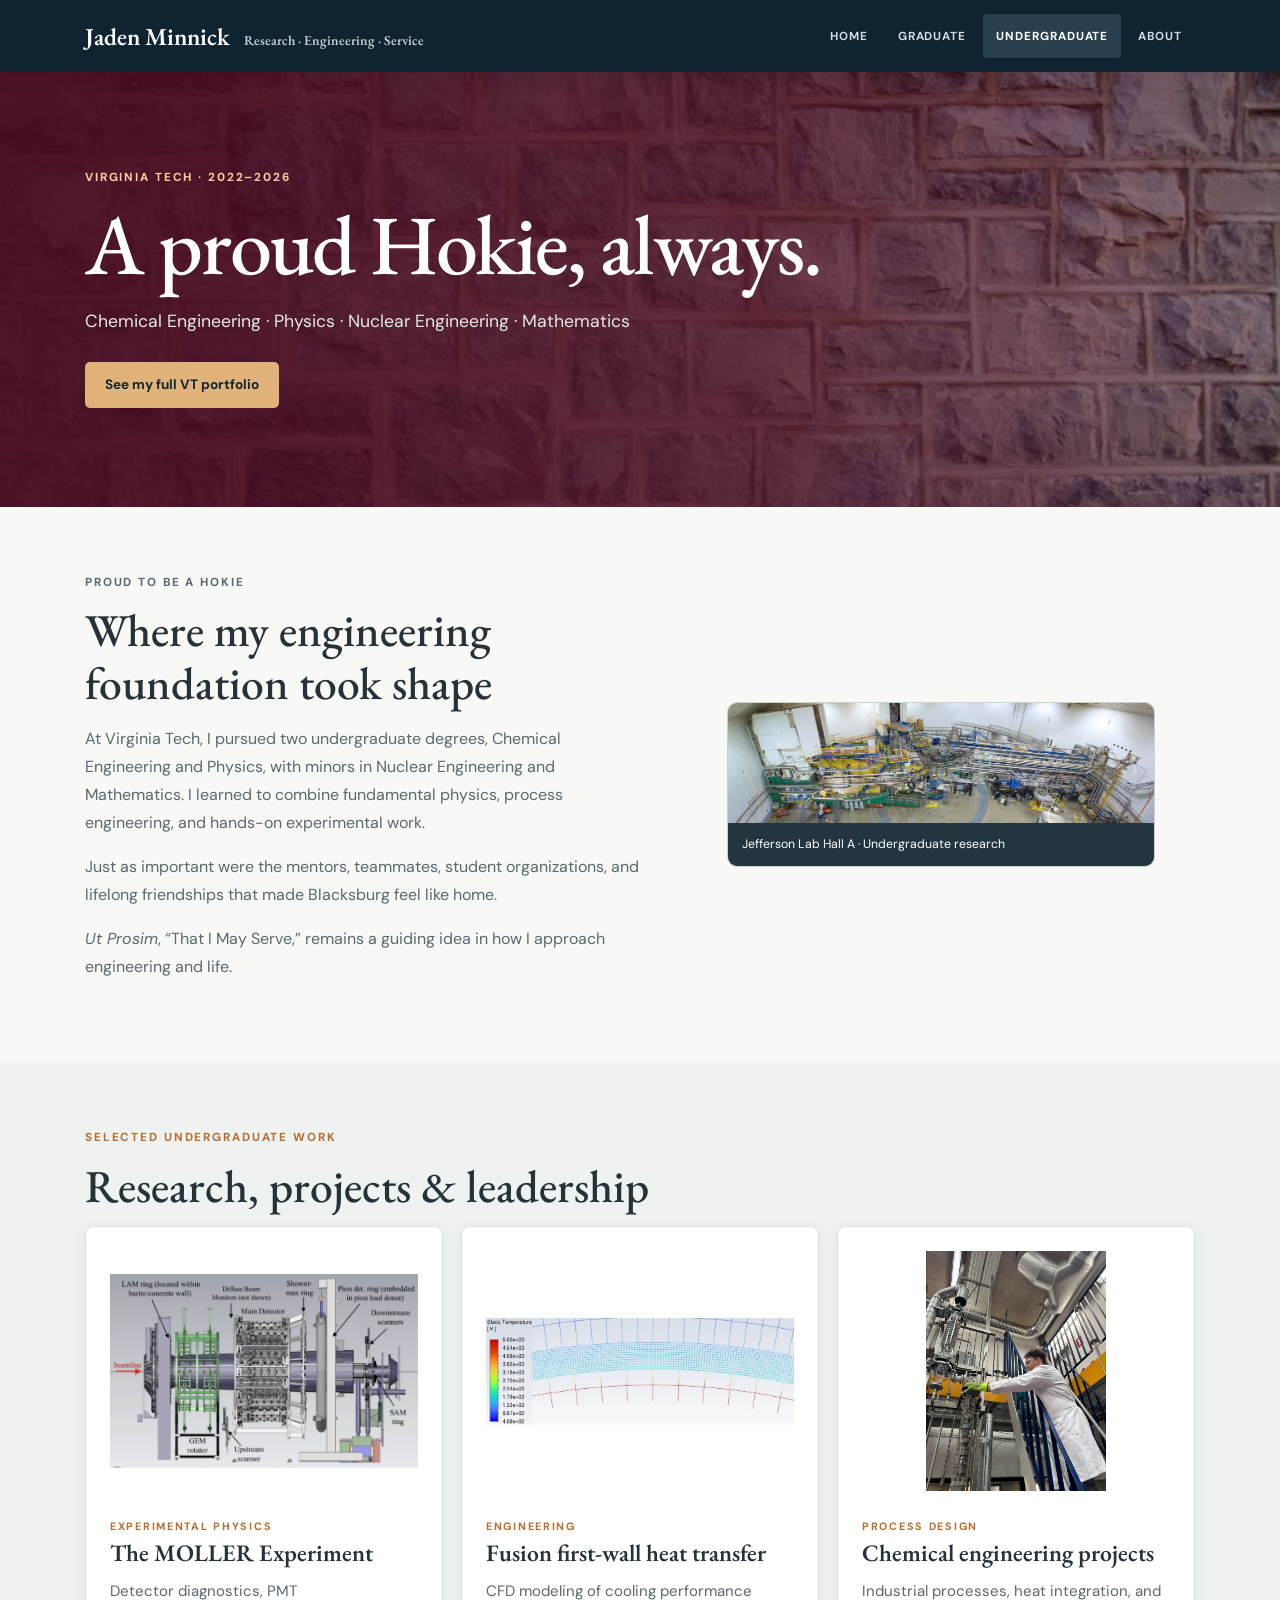
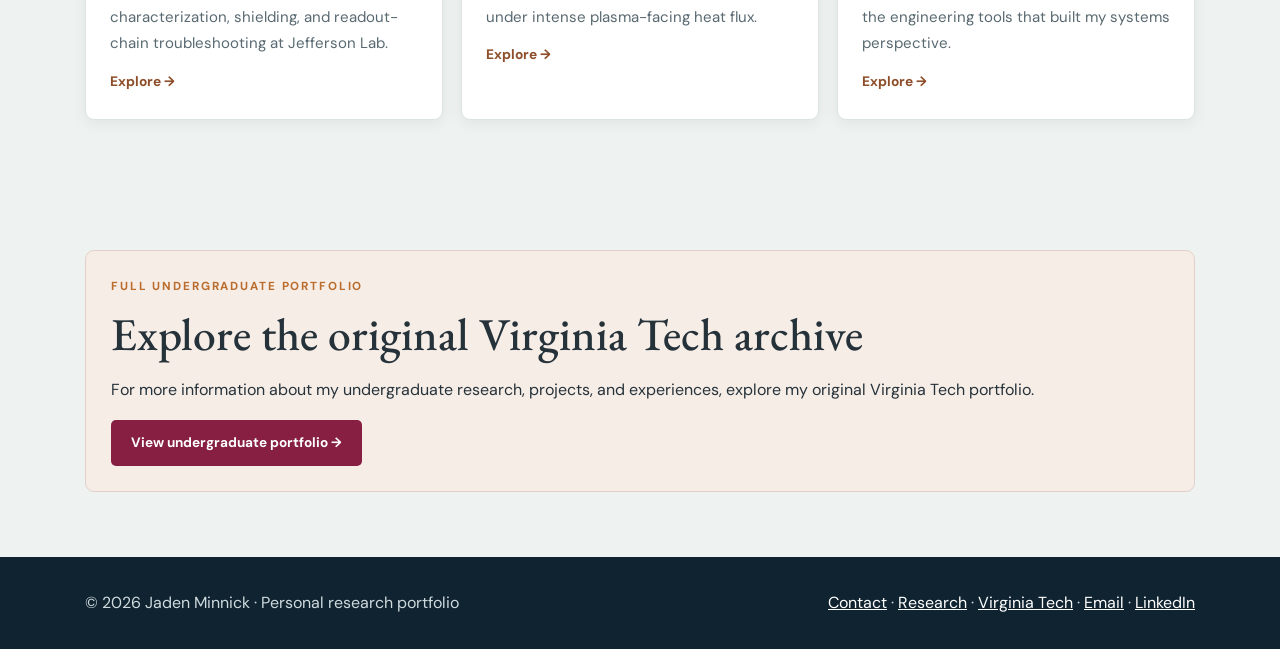
<file: undergraduate.html>
<!DOCTYPE html>

<html lang="en"><head><meta charset="utf-8"/><meta content="width=device-width,initial-scale=1" name="viewport"/><meta content="Virginia Tech undergraduate education, MOLLER research, chemical engineering projects, and the Hokie community." name="description"/><title>Undergraduate · Virginia Tech | Jaden Minnick</title><link href="assets/css/site-v18.css" rel="stylesheet"/></head><body><a class="skip" href="#main">Skip to main content</a><header class="site"><div class="shell"><a class="logo" href="index.html">Jaden Minnick <em>Research · Engineering · Service</em></a><nav aria-label="Main navigation" class="links"><a href="index.html">Home</a><a href="graduate.html">Graduate</a><a aria-current="page" href="undergraduate.html">Undergraduate</a><a href="about.html">About</a></nav></div></header><main id="main"><section class="hero hero--undergraduate"><div class="shell"><p class="eyebrow">Virginia Tech · 2022–2026</p><h1>A proud Hokie, always.</h1><p class="intro">Chemical Engineering · Physics · Nuclear Engineering · Mathematics</p><div class="hero-actions"><a class="button" href="undergraduate-archive.html">See my full VT portfolio</a></div></div></section><section class="section"><div class="shell"><div class="chapter"><div><p class="eyebrow">Proud to be a Hokie</p><h2>Where my engineering foundation took shape</h2><p>At Virginia Tech, I pursued two undergraduate degrees, Chemical Engineering and Physics, with minors in Nuclear Engineering and Mathematics. I learned to combine fundamental physics, process engineering, and hands-on experimental work.</p><p>Just as important were the mentors, teammates, student organizations, and lifelong friendships that made Blacksburg feel like home.</p><p><em>Ut Prosim</em>, “That I May Serve,” remains a guiding idea in how I approach engineering and life.</p></div><figure class="feature-img"><img alt="Jefferson Lab Hall A experimental apparatus" src="images/hall-a_1-1024x287.jpg"/><figcaption>Jefferson Lab Hall A · Undergraduate research</figcaption></figure></div></div></section><section class="section alt"><div class="shell"><div class="eyebrow">Selected undergraduate work</div><h2>Research, projects &amp; leadership</h2><div class="grid"><article class="panel"><img alt="Technical layout of the MOLLER main apparatus and detector assemblies at Jefferson Lab" class="project-photo" loading="lazy" src="images/selected/moller-main-apparatus.webp"/><span class="eyebrow">Experimental physics</span><h3>The MOLLER Experiment</h3><p>Detector diagnostics, PMT characterization, shielding, and readout-chain troubleshooting at Jefferson Lab.</p><a class="more" href="undergraduate-archive.html">Explore →</a></article><article class="panel"><img alt="CFD static temperature distribution for a plasma-facing fusion first-wall cooling analysis" class="project-photo" loading="lazy" src="images/selected/fusion-first-wall-cfd.webp"/><span class="eyebrow">Engineering</span><h3>Fusion first-wall heat transfer</h3><p>CFD modeling of cooling performance under intense plasma-facing heat flux.</p><a class="more" href="undergraduate-archive.html">Explore →</a></article><article class="panel"><img alt="Jaden Minnick operating a laboratory distillation column during chemical engineering work" class="project-photo" loading="lazy" src="images/selected/distillation-column-photo.webp"/><span class="eyebrow">Process design</span><h3>Chemical engineering projects</h3><p>Industrial processes, heat integration, and the engineering tools that built my systems perspective.</p><a class="more" href="undergraduate-archive.html">Explore →</a></article></div></div></section><section class="section alt"><div class="shell"><div class="archive-link"><div class="eyebrow">Full undergraduate portfolio</div><h2>Explore the original Virginia Tech archive</h2><p>For more information about my undergraduate research, projects, and experiences, explore my original Virginia Tech portfolio.</p><a class="button" href="undergraduate-archive.html">View undergraduate portfolio →</a></div></div></section></main><footer class="footer"><div class="shell"><p>© <span data-year="">2026</span> Jaden Minnick · Personal research portfolio</p><p><a href="about.html#contact">Contact</a> · <a href="graduate.html">Research</a> · <a href="undergraduate.html">Virginia Tech</a> · <a href="mailto:minnick@vols.utk.edu">Email</a> · <a href="https://www.linkedin.com/in/jaden-minnick/" rel="noopener noreferrer" target="_blank">LinkedIn</a></p></div></footer><script src="assets/js/site-v18.js"></script></body></html>
</file>
<file: assets/css/site-v18.css>
@import url('https://fonts.googleapis.com/css2?family=DM+Sans:wght@400;500;600;700&family=EB+Garamond:ital,wght@0,400;0,500;0,600;1,400;1,500&display=swap');
:root{--text:#26323a;--muted:#596971;--cream:#f8f8f5;--line:#dce4e3;--accent:#d18e47;--nav:#0d2231;--max:1110px}*{box-sizing:border-box}html{scroll-behavior:smooth}body{margin:0;background:var(--cream);color:var(--text);font:400 16px/1.75 'DM Sans',sans-serif}img{max-width:100%}a{color:inherit}.shell{width:min(var(--max),calc(100% - 40px));margin:auto}.skip{position:absolute;left:-9000px}.skip:focus{left:12px;top:12px;padding:12px;background:#fff;z-index:500}header.site{position:sticky;top:0;z-index:100;background:#102330;box-shadow:0 2px 20px #0002}header.site .shell{display:flex;align-items:center;justify-content:space-between;gap:20px;min-height:72px}.logo{font:600 1.52rem 'EB Garamond',serif;text-decoration:none;color:#fff;white-space:nowrap}.logo em{font-style:normal;color:#c2d1d7;font-size:.85rem;margin-left:9px}.links{display:flex;align-items:center;gap:4px;flex-wrap:wrap}.links a{text-decoration:none;text-transform:uppercase;letter-spacing:.08em;color:#d2dce0;font-size:.73rem;font-weight:700;padding:12px 13px;border-radius:4px}.links a[aria-current],.links a:hover{background:#28404d;color:#fff}main{min-height:70vh}.hero{position:relative;isolation:isolate;min-height:435px;display:flex;align-items:center;color:#fff;background:#0c2534;overflow:hidden}.hero:before{content:"";position:absolute;inset:0;z-index:-2;background-position:center;background-size:cover}.hero:after{content:"";position:absolute;inset:0;z-index:-1;background:linear-gradient(90deg,rgba(8,20,29,.91) 0%,rgba(9,25,35,.85) 53%,rgba(6,23,31,.43) 100%)}.hero--home:before{background-image:url('../nuclear-orbits.svg')}.hero--graduate:before{background-color:#ff8200;background-image:conic-gradient(#ff8200 25%,#fff 0 50%,#ff8200 0 75%,#fff 0);background-size:132px 132px}.hero--graduate:after{background:linear-gradient(90deg,rgba(14,19,22,.94) 0%,rgba(17,20,22,.82) 50%,rgba(8,10,11,.64) 100%)}.hero--undergraduate:before{background-image:url('../../images/HokieStone.jpg')}.hero--undergraduate:after{background:linear-gradient(90deg,rgba(71,10,31,.94) 0%,rgba(76,18,38,.86) 58%,rgba(50,10,28,.52) 100%)}.hero--career:before{background-image:url('../nuclear-orbits.svg')}.hero--about:before{background-image:url('../../images/HokieStone.jpg')}.hero .shell{padding:74px 0 78px}.eyebrow{text-transform:uppercase;letter-spacing:.16em;color:#ba6c2c;font-size:.73rem;font-weight:700;margin:0 0 12px}.hero .eyebrow{color:#ffcf9e}.hero h1{font:500 clamp(3.1rem,6.6vw,5.3rem)/1.06 'EB Garamond',serif;max-width:850px;letter-spacing:-.025em;margin:0 0 17px}.hero .intro{font-size:1.1rem;max-width:720px;color:#e1e9ed;line-height:1.8;margin:0 0 20px}.hero .byline{font-size:.88rem;color:#d8e0e2}.hero--graduate .eyebrow{color:#ffc78e}.button{display:inline-block;text-decoration:none;background:#e1b37b;color:#102633;padding:11px 20px;border-radius:5px;font-weight:700;font-size:.85rem;transition:transform .2s}.button:hover{transform:translateY(-2px)}.button.outline{background:transparent;border:1px solid #c9d4d8;color:#fff}.hero-actions{display:flex;gap:12px;flex-wrap:wrap;margin-top:24px}.quote{margin:26px 0 0;max-width:780px;border-left:3px solid #e7b773;padding-left:19px}.quote p{font:italic 1.28rem/1.45 'EB Garamond',serif;color:#fff7ea;margin:0 0 8px}.quote cite{font-size:.83rem;color:#e9c9a8;font-style:normal}.section{padding:65px 0}.section.alt{background:#eef2f0}.section.tight{padding:44px 0}.section h2{font:500 clamp(2.05rem,4vw,2.85rem)/1.15 'EB Garamond',serif;margin:0 0 14px}.section h3{font:600 1.48rem/1.2 'EB Garamond',serif;margin:0 0 10px}.lead{max-width:810px;color:var(--muted);margin:0 0 25px}.text p{margin:0 0 17px}.grid{display:grid;grid-template-columns:repeat(3,minmax(0,1fr));gap:18px}.grid.two{grid-template-columns:repeat(2,minmax(0,1fr))}.panel{background:#fff;border:1px solid var(--line);border-radius:9px;padding:24px;box-shadow:0 3px 16px #152e3510}.panel p{margin:0;color:var(--muted);font-size:.94rem}.panel .eyebrow{font-size:.67rem}.panel strong{color:#26353a}.panel.strong{border-top:4px solid #c88a47}.chapter{display:grid;grid-template-columns:1.05fr .95fr;gap:40px;align-items:center}.chapter p{color:var(--muted)}.feature-img{border-radius:10px;overflow:hidden;border:1px solid #cbd2d2;background:#e2e6e3}.feature-img img{display:block;width:100%;height:auto;max-height:440px;object-fit:contain;object-position:center;background:#e7e9e8}.feature-img figcaption{background:#23363f;color:#fff;padding:11px 14px;font-size:.77rem}.timeline{border-left:2px solid #cbd9d7;padding-left:29px;margin-left:10px}.timeline article{position:relative;padding:0 0 25px 15px}.timeline article:before{content:"";position:absolute;left:-37px;top:7px;width:13px;height:13px;border-radius:50%;background:var(--dot,#8cb2bd);box-shadow:0 0 0 4px #f8f8f5}.timeline time{display:block;color:#99642d;font-size:.77rem;text-transform:uppercase;letter-spacing:.08em;font-weight:700}.timeline h3{margin:3px 0 5px}.timeline p{margin:0;color:var(--muted);font-size:.93rem}.more{display:inline-block;text-decoration:none;color:#8e4e29;font-weight:700;font-size:.86rem;margin-top:12px}.more:hover{text-decoration:underline}.photo-strip{display:grid;grid-template-columns:repeat(3,1fr);gap:16px}.photo-strip figure{margin:0;border-radius:8px;overflow:hidden;background:#dce4e4;border:1px solid #d4dedf}.photo-strip img{height:175px;width:100%;object-fit:cover;display:block}.photo-strip figcaption{font-size:.81rem;padding:11px 13px;background:white}.placeholder{height:175px;display:flex;align-items:center;justify-content:center;text-align:center;padding:20px;color:#617078;background:repeating-linear-gradient(135deg,#e8eeee 0,#e8eeee 18px,#e1e9e9 18px,#e1e9e9 36px);font-size:.8rem;letter-spacing:.05em}.research-list{display:grid;grid-template-columns:1fr;gap:15px}.research{background:#fff;border:1px solid var(--line);border-left:4px solid #db8f32;padding:24px 26px;border-radius:7px}.research h3{margin:0 0 7px}.research p{margin:0 0 12px;color:var(--muted)}.tag{display:inline-block;color:#9c5d29;text-transform:uppercase;font-size:.7rem;font-weight:700;letter-spacing:.1em;margin-bottom:8px}.chips{display:flex;gap:8px;flex-wrap:wrap;margin-top:12px}.chips span{font-size:.77rem;color:#445861;border-radius:30px;border:1px solid #cad8d8;padding:3px 10px}details{border-top:1px solid #dbe1e1;margin-top:15px}summary{cursor:pointer;font-size:.87rem;font-weight:700;padding:14px 1px;color:#35566a}details p{font-size:.91rem}details[open] summary{color:#a86030}.small{color:#667880;font-size:.83rem}.callout{border-left:4px solid #ff8200;background:#fff4e5;padding:18px 22px;border-radius:5px}.footer{background:#102330;padding:32px 0;color:#cfdbdf}.footer .shell{display:flex;justify-content:space-between;flex-wrap:wrap;gap:15px}.footer a{color:#fff}.footer p{margin:0}.section .right{text-align:right}.archive-link{background:#f6ede7;border:1px solid #e3d0cb;border-radius:9px;padding:25px}.archive-link .button{background:#861f41;color:#fff}.ut-bar{height:8px;background:conic-gradient(#ff8200 25%,#fff 0 50%,#ff8200 0 75%,#fff 0);background-size:26px 26px}.section.cta{background:#17303e;color:#fff}.section.cta p{color:#d5dfe2}.section.cta .more{color:#f6c593}.section.cta .button{background:#f4c28b}.mini-bio{font-size:1rem}.skip:focus-visible,a:focus-visible,summary:focus-visible{outline:2px solid #f5ac62;outline-offset:3px}.breadcrumbs{font-size:.8rem;color:#697981;margin:18px 0 0}.breadcrumbs a{color:#3c6877}.about-hobbies{columns:2;column-gap:45px}.about-hobbies p{break-inside:avoid}@media(max-width:800px){header.site .shell{padding:11px 0;align-items:start;flex-direction:column}.links{gap:0}.links a{padding:8px 9px;font-size:.68rem}.hero{min-height:390px}.hero .shell{padding:61px 0}.hero:after{background:linear-gradient(90deg,#0b1b25eb,#102d38b8)}.hero--graduate:after{background:#15191bd9}.grid,.grid.two,.chapter,.photo-strip{grid-template-columns:1fr}.section{padding:48px 0}.feature-img img{height:auto;max-height:440px}.about-hobbies{columns:1}}
@media(prefers-reduced-motion:reduce){html{scroll-behavior:auto}.button{transition:none}}
/* Keep the square portrait fully visible regardless of the desktop column width. */
.chapter figure.feature-img:has(img[src*="prof-picture"]) img {aspect-ratio:1/1; width:100%;height:auto;max-height:none;object-fit:contain;}
.moments-tbd{font:500 1.6rem/1.3 "EB Garamond",serif;color:#52666f;margin:18px 0 0;}
.section a:not(.button):hover{text-decoration:underline;}

/* Professional contact links on the About page. */
.contact-details{display:flex;flex-direction:column;gap:12px;margin:20px 0 12px}
.contact-link{display:flex;flex-direction:column;gap:0;padding:12px 14px;border:1px solid var(--line);border-radius:7px;background:#f7f9f8;text-decoration:none;color:#224756;overflow-wrap:anywhere}
.contact-link:hover{background:#e9f0ed;text-decoration:underline}
.contact-label{text-transform:uppercase;letter-spacing:.1em;font-size:.66rem;font-weight:700;color:#99642d}

/* Signature interactive homepage illustration */
.hero--sim{min-height:610px;background:#091825}
.hero--sim:before{background-image:radial-gradient(circle at 72% 47%,#1c4152 0,#091825 55%,#070f19 100%)}
.hero--sim:after{background:linear-gradient(90deg,#091825 0%,rgba(9,24,37,.96) 32%,rgba(9,24,37,.45) 67%,rgba(9,24,37,.15) 100%);pointer-events:none}
.hero--sim>.shell{z-index:2;position:relative;pointer-events:none;padding-top:72px;padding-bottom:84px}
.hero--sim>.shell .hero-actions,.hero--sim>.shell .sim-controls{pointer-events:auto}
#molecular-canvas{display:block;position:absolute;inset:0;width:100%;height:100%;z-index:-1;touch-action:pan-y;cursor:grab}
#molecular-canvas:active{cursor:grabbing}
.hero--sim .quote{max-width:610px}.hero--sim .intro{max-width:620px}
.sim-controls{position:absolute;right:0;bottom:28px;width:290px;padding:16px 18px;border-radius:9px;border:1px solid #ffffff29;background:#081621c9;backdrop-filter:blur(9px);box-shadow:0 10px 30px #0004;color:#ecf4fb;font-size:.78rem}
.sim-topline{display:flex;align-items:center;gap:8px;letter-spacing:.09em;font-weight:700;font-size:.66rem;color:#bed4e0;margin-bottom:12px}
.sim-indicator{height:7px;width:7px;background:#ffae68;border-radius:50%;box-shadow:0 0 10px #f98d4a}
#sim-toggle{margin-left:auto;border:1px solid #ffffff47;background:transparent;color:#fff;font-size:.72rem;padding:5px 10px;border-radius:5px;cursor:pointer}
.sim-controls label{display:flex;justify-content:space-between;color:#e4e9ee;font-size:.77rem;margin-bottom:8px}
#temperature-value{color:#ffb873}
#temperature-slider{width:100%;accent-color:#ffa65b;cursor:pointer}
.sim-range{display:flex;justify-content:space-between;color:#a9bdc8;font-size:.68rem}
.sim-note{color:#95abb8;font-size:.65rem;line-height:1.45;margin:9px 0 0}
.project-photo{display:block;width:calc(100% + 48px);height:160px;object-fit:cover;margin:-24px -24px 18px;border-radius:8px 8px 0 0}
.personal-photos{display:grid;grid-template-columns:repeat(2,1fr);gap:14px;margin-top:25px}.personal-photos figure{margin:0;border:1px solid var(--line);background:white;border-radius:9px;overflow:hidden}.personal-photos img{width:100%;height:235px;object-fit:cover;display:block}.personal-photos figcaption{padding:8px 13px;font-size:.75rem;color:var(--muted)}
@media(max-width:800px){.hero--sim{min-height:720px}.hero--sim:after{background:linear-gradient(90deg,#091825ee 0%,#091825c8 65%,#09182562)}.hero--sim>.shell{padding-bottom:230px}.sim-controls{right:auto;left:0;bottom:30px;width:min(320px,100%)}#molecular-canvas{opacity:.67}.personal-photos img{height:170px}}
@media(max-width:520px){.personal-photos{grid-template-columns:1fr}.sim-controls{width:min(300px,100%)}}
@media(prefers-reduced-motion:reduce){#molecular-canvas{cursor:default}}

/* V10.1: keep Canvas above hero background and below the text */
.hero--sim #molecular-canvas{z-index:0;}
.hero--sim:after{z-index:1;}
.hero--sim>.shell{z-index:2;}

/* V11: accessible opening sequence. Scoped to homepage only. */
.startup[hidden]{display:none!important}
.startup{position:fixed;inset:0;z-index:9999;background:#06111e;color:#ecf2f4;font-family:'DM Sans',sans-serif;overflow:auto;opacity:1;transition:opacity .58s ease,visibility .58s ease}
.startup.is-leaving{opacity:0;visibility:hidden;pointer-events:none}
.startup-noise{position:absolute;inset:0;pointer-events:none;background:radial-gradient(circle at 70% 26%,#24435667,transparent 47%),linear-gradient(115deg,transparent 0%,#ff9e5410 51%,transparent 80%)}
.startup:before{content:'';position:absolute;inset:0;pointer-events:none;opacity:.11;background:linear-gradient(#ffffff11 1px,transparent 1px),linear-gradient(90deg,#ffffff11 1px,transparent 1px);background-size:43px 43px}
.startup-inner{position:relative;min-height:100%;width:min(1060px,calc(100% - 48px));margin:auto;display:flex;flex-direction:column}
.startup-top{display:flex;gap:13px;align-items:center;padding:30px 0;font-size:.7rem;letter-spacing:.19em;font-weight:700;color:#c3d1d8;border-bottom:1px solid #ffffff23}
.startup-orb{width:10px;height:10px;border-radius:50%;background:#f5ab60;box-shadow:0 0 18px #f5ab6088}
.startup-status{margin-left:auto;color:#8eafb9;white-space:nowrap}
.startup-center{flex:1;min-height:510px;display:flex;flex-direction:column;justify-content:center;max-width:800px;padding:44px 0 65px}
.startup-kicker{color:#f8b77f;font-size:.7rem;letter-spacing:.22em;font-weight:700}
.startup h2{font:500 clamp(2.5rem,6vw,5rem)/1.1 'EB Garamond',Georgia,serif;letter-spacing:-.025em;margin:15px 0 36px}
.startup-terminal{min-height:146px;font:400 clamp(.82rem,1.4vw,1rem)/1.8 ui-monospace,SFMono-Regular,Consolas,monospace;color:#b0c9d3}
.startup-line{margin:0;opacity:0;transform:translateY(8px);transition:opacity .3s,transform .3s}
.startup-line.visible{opacity:1;transform:none}
.startup-success{color:#a7e1c6}
.startup-success span{color:#82daa8}
.startup-dots{color:#efa664}
.startup-progress{height:3px;background:#344856;border-radius:999px;overflow:hidden;max-width:560px;margin:22px 0 26px}
.startup-progress-fill{height:100%;width:0;background:linear-gradient(90deg,#87c6e6,#f1ae70);transition:width 2.15s linear}
.startup-progress-fill.filling{width:100%}
.startup-bottom{display:flex;align-items:center;justify-content:space-between;gap:18px;max-width:560px;font:600 .67rem/1.5 'DM Sans',sans-serif;letter-spacing:.11em;color:#8ca4b3}
.startup-sep{margin:0 9px;color:#de985f}
#skip-startup{background:transparent;border:1px solid #7794a36b;border-radius:5px;color:#f0dfd0;font:600 .76rem 'DM Sans',sans-serif;padding:11px 14px;cursor:pointer;white-space:nowrap}
#skip-startup:hover,#skip-startup:focus-visible{border-color:#fac48d;background:#ffffff14}
body.startup-active{overflow:hidden}
.sim-topline .sim-replay{margin-left:auto;white-space:nowrap;border:0;background:transparent;color:#bbd2dc;text-decoration:underline;text-underline-offset:3px;font-size:.69rem;cursor:pointer}
.sim-topline .sim-replay:hover{color:#fff}
@media(max-width:550px){.startup-top{font-size:.59rem;letter-spacing:.09em}.startup-status{font-size:.55rem}.startup-center{min-height:420px}.startup h2{margin-bottom:24px}.startup-bottom{flex-wrap:wrap}.sim-topline .sim-replay{font-size:.64rem}}
@media(prefers-reduced-motion:reduce){.startup,.startup-line,.startup-progress-fill{transition:none!important}}

/* V12: cinematic fission to fusion to molten-salt introduction */
.cinematic[hidden] { display:none!important; }
.cinematic { position:fixed;inset:0;z-index:10000;background:#040b14;overflow:hidden;opacity:1;transition:opacity .82s ease; }
.cinematic.is-leaving { opacity:0;pointer-events:none; }
#cinematic-canvas { display:block;width:100%;height:100%; }
.cinematic-vignette {position:absolute;inset:0;pointer-events:none;background:radial-gradient(ellipse at center,transparent 35%,rgba(1,4,10,.55) 100%);}
.cinematic-skip {position:absolute;top:clamp(16px,4vh,38px);right:clamp(16px,4vw,56px);z-index:2;background:rgba(5,18,31,.5);color:#e2eaf0;border:1px solid #c9dae448;border-radius:999px;padding:10px 17px;font:600 .75rem 'DM Sans',sans-serif;letter-spacing:.03em;cursor:pointer;backdrop-filter:blur(8px);}
.cinematic-skip:hover,.cinematic-skip:focus-visible{background:rgba(36,64,80,.8);border-color:#d6e5ec;outline-offset:3px;}
.cinematic-progress {position:absolute;bottom:0;left:0;width:100%;height:3px;background:rgba(255,255,255,.08);}
.cinematic-progress span {display:block;height:100%;width:0;background:linear-gradient(90deg,#e8a369,#86c5eb,#ffab6a);box-shadow:0 0 14px #8fd5ff77;}
body.cinematic-active{overflow:hidden}
@media(prefers-reduced-motion:reduce){.cinematic{transition:none}}

/* V13: slower, richer cinematic transition */
.cinematic{transition:opacity 1.02s ease;}
@media (prefers-reduced-motion:reduce){.cinematic{transition:none;}}

/* V14: Preserve complete undergraduate research images without cropping. */
.project-photo {height:240px;object-fit:contain;object-position:center center;background:#fff;padding:0;border:0;box-shadow:none;}
@media(max-width:800px){.project-photo{height:clamp(210px,52vw,300px);}}

/* V14.2: Center all three undergraduate project images within the card content box.
   Override the older edge-to-edge negative margin rule. */
.section .panel > img.project-photo {
  display:block;
  width:100%;
  max-width:100%;
  height:240px;
  margin:0 auto 20px;
  padding:0;
  border:0;
  border-radius:0;
  background:transparent;
  object-fit:contain;
  object-position:center center;
  box-shadow:none;
}
@media(max-width:800px){.section .panel > img.project-photo{height:clamp(210px,52vw,300px);}}

/* About page photo gallery: equal photo stages, centered images, aligned captions. */
.personal-photos { align-items: start; }
.personal-photos figure { display: flex; flex-direction: column; min-width: 0; }
.personal-photos img,
.personal-photos img[src$="ut-smokey.webp"] {
  display: block;
  width: 100%;
  height: 340px;
  max-height: none;
  object-fit: contain;
  object-position: center center;
  background: #fff;
}
.personal-photos figcaption { margin-top: auto; }
@media (max-width: 800px) {
  .personal-photos img,
  .personal-photos img[src$="ut-smokey.webp"] { height: clamp(250px, 55vw, 340px); }
}
@media (max-width: 520px) {
  .personal-photos img,
  .personal-photos img[src$="ut-smokey.webp"] { height: auto; max-height: 420px; }
}


/* V17: cinematic pause and timeline controls */
.visually-hidden{position:absolute!important;width:1px!important;height:1px!important;padding:0!important;margin:-1px!important;overflow:hidden!important;clip:rect(0,0,0,0)!important;white-space:nowrap!important;border:0!important}
.cinematic-controls{position:absolute;left:clamp(16px,4vw,56px);right:clamp(16px,4vw,56px);bottom:18px;z-index:2;display:flex;align-items:center;gap:12px;padding:10px 14px;border:1px solid #c9dae433;border-radius:999px;background:rgba(5,18,31,.58);backdrop-filter:blur(10px);box-shadow:0 10px 26px rgba(0,0,0,.25)}
.cinematic-play-pause{flex:0 0 auto;background:rgba(255,255,255,.06);color:#e8eef3;border:1px solid #c9dae448;border-radius:999px;padding:8px 14px;font:600 .74rem 'DM Sans',sans-serif;cursor:pointer}
.cinematic-play-pause:hover,.cinematic-play-pause:focus-visible{background:rgba(255,255,255,.12);border-color:#d6e5ec;outline-offset:3px}
.cinematic-scrubber{flex:1 1 auto;min-width:0;accent-color:#9cd1f0;cursor:pointer}
.cinematic-time{flex:0 0 auto;color:#d8e6ef;font:600 .72rem 'DM Sans',sans-serif;letter-spacing:.02em;min-width:68px;text-align:right}
.cinematic-progress{bottom:0}
@media(max-width:700px){.cinematic-controls{left:14px;right:14px;bottom:12px;padding:10px 12px;gap:10px;border-radius:16px}.cinematic-time{min-width:auto;font-size:.68rem}.cinematic-play-pause{padding:7px 12px}.cinematic-skip{top:14px;right:14px}}
@media(max-width:520px){.cinematic-controls{display:grid;grid-template-columns:auto 1fr auto;align-items:center}.cinematic-play-pause{grid-column:1}.cinematic-scrubber{grid-column:2}.cinematic-time{grid-column:3}}
</file>
<file: assets/css/site.css>
@import url('https://fonts.googleapis.com/css2?family=DM+Sans:wght@400;500;600;700&family=EB+Garamond:ital,wght@0,400;0,500;0,600;1,400;1,500&display=swap');
:root{--text:#26323a;--muted:#596971;--cream:#f8f8f5;--line:#dce4e3;--accent:#d18e47;--nav:#0d2231;--max:1110px}*{box-sizing:border-box}html{scroll-behavior:smooth}body{margin:0;background:var(--cream);color:var(--text);font:400 16px/1.75 'DM Sans',sans-serif}img{max-width:100%}a{color:inherit}.shell{width:min(var(--max),calc(100% - 40px));margin:auto}.skip{position:absolute;left:-9000px}.skip:focus{left:12px;top:12px;padding:12px;background:#fff;z-index:500}header.site{position:sticky;top:0;z-index:100;background:#102330;box-shadow:0 2px 20px #0002}header.site .shell{display:flex;align-items:center;justify-content:space-between;gap:20px;min-height:72px}.logo{font:600 1.52rem 'EB Garamond',serif;text-decoration:none;color:#fff;white-space:nowrap}.logo em{font-style:normal;color:#c2d1d7;font-size:.85rem;margin-left:9px}.links{display:flex;align-items:center;gap:4px;flex-wrap:wrap}.links a{text-decoration:none;text-transform:uppercase;letter-spacing:.08em;color:#d2dce0;font-size:.73rem;font-weight:700;padding:12px 13px;border-radius:4px}.links a[aria-current],.links a:hover{background:#28404d;color:#fff}main{min-height:70vh}.hero{position:relative;isolation:isolate;min-height:435px;display:flex;align-items:center;color:#fff;background:#0c2534;overflow:hidden}.hero:before{content:"";position:absolute;inset:0;z-index:-2;background-position:center;background-size:cover}.hero:after{content:"";position:absolute;inset:0;z-index:-1;background:linear-gradient(90deg,rgba(8,20,29,.91) 0%,rgba(9,25,35,.85) 53%,rgba(6,23,31,.43) 100%)}.hero--home:before{background-image:url('../nuclear-orbits.svg')}.hero--graduate:before{background-color:#ff8200;background-image:conic-gradient(#ff8200 25%,#fff 0 50%,#ff8200 0 75%,#fff 0);background-size:132px 132px}.hero--graduate:after{background:linear-gradient(90deg,rgba(14,19,22,.94) 0%,rgba(17,20,22,.82) 50%,rgba(8,10,11,.64) 100%)}.hero--undergraduate:before{background-image:url('../../images/HokieStone.jpg')}.hero--undergraduate:after{background:linear-gradient(90deg,rgba(71,10,31,.94) 0%,rgba(76,18,38,.86) 58%,rgba(50,10,28,.52) 100%)}.hero--career:before{background-image:url('../nuclear-orbits.svg')}.hero--about:before{background-image:url('../../images/HokieStone.jpg')}.hero .shell{padding:74px 0 78px}.eyebrow{text-transform:uppercase;letter-spacing:.16em;color:#ba6c2c;font-size:.73rem;font-weight:700;margin:0 0 12px}.hero .eyebrow{color:#ffcf9e}.hero h1{font:500 clamp(3.1rem,6.6vw,5.3rem)/1.06 'EB Garamond',serif;max-width:850px;letter-spacing:-.025em;margin:0 0 17px}.hero .intro{font-size:1.1rem;max-width:720px;color:#e1e9ed;line-height:1.8;margin:0 0 20px}.hero .byline{font-size:.88rem;color:#d8e0e2}.hero--graduate .eyebrow{color:#ffc78e}.button{display:inline-block;text-decoration:none;background:#e1b37b;color:#102633;padding:11px 20px;border-radius:5px;font-weight:700;font-size:.85rem;transition:transform .2s}.button:hover{transform:translateY(-2px)}.button.outline{background:transparent;border:1px solid #c9d4d8;color:#fff}.hero-actions{display:flex;gap:12px;flex-wrap:wrap;margin-top:24px}.quote{margin:26px 0 0;max-width:780px;border-left:3px solid #e7b773;padding-left:19px}.quote p{font:italic 1.28rem/1.45 'EB Garamond',serif;color:#fff7ea;margin:0 0 8px}.quote cite{font-size:.83rem;color:#e9c9a8;font-style:normal}.section{padding:65px 0}.section.alt{background:#eef2f0}.section.tight{padding:44px 0}.section h2{font:500 clamp(2.05rem,4vw,2.85rem)/1.15 'EB Garamond',serif;margin:0 0 14px}.section h3{font:600 1.48rem/1.2 'EB Garamond',serif;margin:0 0 10px}.lead{max-width:810px;color:var(--muted);margin:0 0 25px}.text p{margin:0 0 17px}.grid{display:grid;grid-template-columns:repeat(3,minmax(0,1fr));gap:18px}.grid.two{grid-template-columns:repeat(2,minmax(0,1fr))}.panel{background:#fff;border:1px solid var(--line);border-radius:9px;padding:24px;box-shadow:0 3px 16px #152e3510}.panel p{margin:0;color:var(--muted);font-size:.94rem}.panel .eyebrow{font-size:.67rem}.panel strong{color:#26353a}.panel.strong{border-top:4px solid #c88a47}.chapter{display:grid;grid-template-columns:1.05fr .95fr;gap:40px;align-items:center}.chapter p{color:var(--muted)}.feature-img{border-radius:10px;overflow:hidden;border:1px solid #cbd2d2;background:#e2e6e3}.feature-img img{display:block;width:100%;height:auto;max-height:440px;object-fit:contain;object-position:center;background:#e7e9e8}.feature-img figcaption{background:#23363f;color:#fff;padding:11px 14px;font-size:.77rem}.timeline{border-left:2px solid #cbd9d7;padding-left:29px;margin-left:10px}.timeline article{position:relative;padding:0 0 25px 15px}.timeline article:before{content:"";position:absolute;left:-37px;top:7px;width:13px;height:13px;border-radius:50%;background:var(--dot,#8cb2bd);box-shadow:0 0 0 4px #f8f8f5}.timeline time{display:block;color:#99642d;font-size:.77rem;text-transform:uppercase;letter-spacing:.08em;font-weight:700}.timeline h3{margin:3px 0 5px}.timeline p{margin:0;color:var(--muted);font-size:.93rem}.more{display:inline-block;text-decoration:none;color:#8e4e29;font-weight:700;font-size:.86rem;margin-top:12px}.more:hover{text-decoration:underline}.photo-strip{display:grid;grid-template-columns:repeat(3,1fr);gap:16px}.photo-strip figure{margin:0;border-radius:8px;overflow:hidden;background:#dce4e4;border:1px solid #d4dedf}.photo-strip img{height:175px;width:100%;object-fit:cover;display:block}.photo-strip figcaption{font-size:.81rem;padding:11px 13px;background:white}.placeholder{height:175px;display:flex;align-items:center;justify-content:center;text-align:center;padding:20px;color:#617078;background:repeating-linear-gradient(135deg,#e8eeee 0,#e8eeee 18px,#e1e9e9 18px,#e1e9e9 36px);font-size:.8rem;letter-spacing:.05em}.research-list{display:grid;grid-template-columns:1fr;gap:15px}.research{background:#fff;border:1px solid var(--line);border-left:4px solid #db8f32;padding:24px 26px;border-radius:7px}.research h3{margin:0 0 7px}.research p{margin:0 0 12px;color:var(--muted)}.tag{display:inline-block;color:#9c5d29;text-transform:uppercase;font-size:.7rem;font-weight:700;letter-spacing:.1em;margin-bottom:8px}.chips{display:flex;gap:8px;flex-wrap:wrap;margin-top:12px}.chips span{font-size:.77rem;color:#445861;border-radius:30px;border:1px solid #cad8d8;padding:3px 10px}details{border-top:1px solid #dbe1e1;margin-top:15px}summary{cursor:pointer;font-size:.87rem;font-weight:700;padding:14px 1px;color:#35566a}details p{font-size:.91rem}details[open] summary{color:#a86030}.small{color:#667880;font-size:.83rem}.callout{border-left:4px solid #ff8200;background:#fff4e5;padding:18px 22px;border-radius:5px}.footer{background:#102330;padding:32px 0;color:#cfdbdf}.footer .shell{display:flex;justify-content:space-between;flex-wrap:wrap;gap:15px}.footer a{color:#fff}.footer p{margin:0}.section .right{text-align:right}.archive-link{background:#f6ede7;border:1px solid #e3d0cb;border-radius:9px;padding:25px}.archive-link .button{background:#861f41;color:#fff}.ut-bar{height:8px;background:conic-gradient(#ff8200 25%,#fff 0 50%,#ff8200 0 75%,#fff 0);background-size:26px 26px}.section.cta{background:#17303e;color:#fff}.section.cta p{color:#d5dfe2}.section.cta .more{color:#f6c593}.section.cta .button{background:#f4c28b}.mini-bio{font-size:1rem}.skip:focus-visible,a:focus-visible,summary:focus-visible{outline:2px solid #f5ac62;outline-offset:3px}.breadcrumbs{font-size:.8rem;color:#697981;margin:18px 0 0}.breadcrumbs a{color:#3c6877}.about-hobbies{columns:2;column-gap:45px}.about-hobbies p{break-inside:avoid}@media(max-width:800px){header.site .shell{padding:11px 0;align-items:start;flex-direction:column}.links{gap:0}.links a{padding:8px 9px;font-size:.68rem}.hero{min-height:390px}.hero .shell{padding:61px 0}.hero:after{background:linear-gradient(90deg,#0b1b25eb,#102d38b8)}.hero--graduate:after{background:#15191bd9}.grid,.grid.two,.chapter,.photo-strip{grid-template-columns:1fr}.section{padding:48px 0}.feature-img img{height:auto;max-height:440px}.about-hobbies{columns:1}}
@media(prefers-reduced-motion:reduce){html{scroll-behavior:auto}.button{transition:none}}
/* Keep the square portrait fully visible regardless of the desktop column width. */
.chapter figure.feature-img:has(img[src*="prof-picture"]) img {aspect-ratio:1/1; width:100%;height:auto;max-height:none;object-fit:contain;}
.moments-tbd{font:500 1.6rem/1.3 "EB Garamond",serif;color:#52666f;margin:18px 0 0;}
.section a:not(.button):hover{text-decoration:underline;}

/* Professional contact links on the About page. */
.contact-details{display:flex;flex-direction:column;gap:12px;margin:20px 0 12px}
.contact-link{display:flex;flex-direction:column;gap:0;padding:12px 14px;border:1px solid var(--line);border-radius:7px;background:#f7f9f8;text-decoration:none;color:#224756;overflow-wrap:anywhere}
.contact-link:hover{background:#e9f0ed;text-decoration:underline}
.contact-label{text-transform:uppercase;letter-spacing:.1em;font-size:.66rem;font-weight:700;color:#99642d}

/* Signature interactive homepage illustration */
.hero--sim{min-height:610px;background:#091825}
.hero--sim:before{background-image:radial-gradient(circle at 72% 47%,#1c4152 0,#091825 55%,#070f19 100%)}
.hero--sim:after{background:linear-gradient(90deg,#091825 0%,rgba(9,24,37,.96) 32%,rgba(9,24,37,.45) 67%,rgba(9,24,37,.15) 100%);pointer-events:none}
.hero--sim>.shell{z-index:2;position:relative;pointer-events:none;padding-top:72px;padding-bottom:84px}
.hero--sim>.shell .hero-actions,.hero--sim>.shell .sim-controls{pointer-events:auto}
#molecular-canvas{display:block;position:absolute;inset:0;width:100%;height:100%;z-index:-1;touch-action:pan-y;cursor:grab}
#molecular-canvas:active{cursor:grabbing}
.hero--sim .quote{max-width:610px}.hero--sim .intro{max-width:620px}
.sim-controls{position:absolute;right:0;bottom:28px;width:290px;padding:16px 18px;border-radius:9px;border:1px solid #ffffff29;background:#081621c9;backdrop-filter:blur(9px);box-shadow:0 10px 30px #0004;color:#ecf4fb;font-size:.78rem}
.sim-topline{display:flex;align-items:center;gap:8px;letter-spacing:.09em;font-weight:700;font-size:.66rem;color:#bed4e0;margin-bottom:12px}
.sim-indicator{height:7px;width:7px;background:#ffae68;border-radius:50%;box-shadow:0 0 10px #f98d4a}
#sim-toggle{margin-left:auto;border:1px solid #ffffff47;background:transparent;color:#fff;font-size:.72rem;padding:5px 10px;border-radius:5px;cursor:pointer}
.sim-controls label{display:flex;justify-content:space-between;color:#e4e9ee;font-size:.77rem;margin-bottom:8px}
#temperature-value{color:#ffb873}
#temperature-slider{width:100%;accent-color:#ffa65b;cursor:pointer}
.sim-range{display:flex;justify-content:space-between;color:#a9bdc8;font-size:.68rem}
.sim-note{color:#95abb8;font-size:.65rem;line-height:1.45;margin:9px 0 0}
.project-photo{display:block;width:calc(100% + 48px);height:160px;object-fit:cover;margin:-24px -24px 18px;border-radius:8px 8px 0 0}
.personal-photos{display:grid;grid-template-columns:repeat(2,1fr);gap:14px;margin-top:25px}.personal-photos figure{margin:0;border:1px solid var(--line);background:white;border-radius:9px;overflow:hidden}.personal-photos img{width:100%;height:235px;object-fit:cover;display:block}.personal-photos figcaption{padding:8px 13px;font-size:.75rem;color:var(--muted)}
@media(max-width:800px){.hero--sim{min-height:720px}.hero--sim:after{background:linear-gradient(90deg,#091825ee 0%,#091825c8 65%,#09182562)}.hero--sim>.shell{padding-bottom:230px}.sim-controls{right:auto;left:0;bottom:30px;width:min(320px,100%)}#molecular-canvas{opacity:.67}.personal-photos img{height:170px}}
@media(max-width:520px){.personal-photos{grid-template-columns:1fr}.sim-controls{width:min(300px,100%)}}
@media(prefers-reduced-motion:reduce){#molecular-canvas{cursor:default}}

/* V10.1: keep Canvas above hero background and below the text */
.hero--sim #molecular-canvas{z-index:0;}
.hero--sim:after{z-index:1;}
.hero--sim>.shell{z-index:2;}

/* V11: accessible opening sequence. Scoped to homepage only. */
.startup[hidden]{display:none!important}
.startup{position:fixed;inset:0;z-index:9999;background:#06111e;color:#ecf2f4;font-family:'DM Sans',sans-serif;overflow:auto;opacity:1;transition:opacity .58s ease,visibility .58s ease}
.startup.is-leaving{opacity:0;visibility:hidden;pointer-events:none}
.startup-noise{position:absolute;inset:0;pointer-events:none;background:radial-gradient(circle at 70% 26%,#24435667,transparent 47%),linear-gradient(115deg,transparent 0%,#ff9e5410 51%,transparent 80%)}
.startup:before{content:'';position:absolute;inset:0;pointer-events:none;opacity:.11;background:linear-gradient(#ffffff11 1px,transparent 1px),linear-gradient(90deg,#ffffff11 1px,transparent 1px);background-size:43px 43px}
.startup-inner{position:relative;min-height:100%;width:min(1060px,calc(100% - 48px));margin:auto;display:flex;flex-direction:column}
.startup-top{display:flex;gap:13px;align-items:center;padding:30px 0;font-size:.7rem;letter-spacing:.19em;font-weight:700;color:#c3d1d8;border-bottom:1px solid #ffffff23}
.startup-orb{width:10px;height:10px;border-radius:50%;background:#f5ab60;box-shadow:0 0 18px #f5ab6088}
.startup-status{margin-left:auto;color:#8eafb9;white-space:nowrap}
.startup-center{flex:1;min-height:510px;display:flex;flex-direction:column;justify-content:center;max-width:800px;padding:44px 0 65px}
.startup-kicker{color:#f8b77f;font-size:.7rem;letter-spacing:.22em;font-weight:700}
.startup h2{font:500 clamp(2.5rem,6vw,5rem)/1.1 'EB Garamond',Georgia,serif;letter-spacing:-.025em;margin:15px 0 36px}
.startup-terminal{min-height:146px;font:400 clamp(.82rem,1.4vw,1rem)/1.8 ui-monospace,SFMono-Regular,Consolas,monospace;color:#b0c9d3}
.startup-line{margin:0;opacity:0;transform:translateY(8px);transition:opacity .3s,transform .3s}
.startup-line.visible{opacity:1;transform:none}
.startup-success{color:#a7e1c6}
.startup-success span{color:#82daa8}
.startup-dots{color:#efa664}
.startup-progress{height:3px;background:#344856;border-radius:999px;overflow:hidden;max-width:560px;margin:22px 0 26px}
.startup-progress-fill{height:100%;width:0;background:linear-gradient(90deg,#87c6e6,#f1ae70);transition:width 2.15s linear}
.startup-progress-fill.filling{width:100%}
.startup-bottom{display:flex;align-items:center;justify-content:space-between;gap:18px;max-width:560px;font:600 .67rem/1.5 'DM Sans',sans-serif;letter-spacing:.11em;color:#8ca4b3}
.startup-sep{margin:0 9px;color:#de985f}
#skip-startup{background:transparent;border:1px solid #7794a36b;border-radius:5px;color:#f0dfd0;font:600 .76rem 'DM Sans',sans-serif;padding:11px 14px;cursor:pointer;white-space:nowrap}
#skip-startup:hover,#skip-startup:focus-visible{border-color:#fac48d;background:#ffffff14}
body.startup-active{overflow:hidden}
.sim-topline .sim-replay{margin-left:auto;white-space:nowrap;border:0;background:transparent;color:#bbd2dc;text-decoration:underline;text-underline-offset:3px;font-size:.69rem;cursor:pointer}
.sim-topline .sim-replay:hover{color:#fff}
@media(max-width:550px){.startup-top{font-size:.59rem;letter-spacing:.09em}.startup-status{font-size:.55rem}.startup-center{min-height:420px}.startup h2{margin-bottom:24px}.startup-bottom{flex-wrap:wrap}.sim-topline .sim-replay{font-size:.64rem}}
@media(prefers-reduced-motion:reduce){.startup,.startup-line,.startup-progress-fill{transition:none!important}}

/* V12: cinematic fission to fusion to molten-salt introduction */
.cinematic[hidden] { display:none!important; }
.cinematic { position:fixed;inset:0;z-index:10000;background:#040b14;overflow:hidden;opacity:1;transition:opacity .82s ease; }
.cinematic.is-leaving { opacity:0;pointer-events:none; }
#cinematic-canvas { display:block;width:100%;height:100%; }
.cinematic-vignette {position:absolute;inset:0;pointer-events:none;background:radial-gradient(ellipse at center,transparent 35%,rgba(1,4,10,.55) 100%);}
.cinematic-skip {position:absolute;top:clamp(16px,4vh,38px);right:clamp(16px,4vw,56px);z-index:2;background:rgba(5,18,31,.5);color:#e2eaf0;border:1px solid #c9dae448;border-radius:999px;padding:10px 17px;font:600 .75rem 'DM Sans',sans-serif;letter-spacing:.03em;cursor:pointer;backdrop-filter:blur(8px);}
.cinematic-skip:hover,.cinematic-skip:focus-visible{background:rgba(36,64,80,.8);border-color:#d6e5ec;outline-offset:3px;}
.cinematic-progress {position:absolute;bottom:0;left:0;width:100%;height:3px;background:rgba(255,255,255,.08);}
.cinematic-progress span {display:block;height:100%;width:0;background:linear-gradient(90deg,#e8a369,#86c5eb,#ffab6a);box-shadow:0 0 14px #8fd5ff77;}
body.cinematic-active{overflow:hidden}
@media(prefers-reduced-motion:reduce){.cinematic{transition:none}}

/* V13: slower, richer cinematic transition */
.cinematic{transition:opacity 1.02s ease;}
@media (prefers-reduced-motion:reduce){.cinematic{transition:none;}}

/* V14: Preserve complete undergraduate research images without cropping. */
.project-photo {height:240px;object-fit:contain;object-position:center center;background:#fff;padding:0;border:0;box-shadow:none;}
@media(max-width:800px){.project-photo{height:clamp(210px,52vw,300px);}}

/* V14.2: Center all three undergraduate project images within the card content box.
   Override the older edge-to-edge negative margin rule. */
.section .panel > img.project-photo {
  display:block;
  width:100%;
  max-width:100%;
  height:240px;
  margin:0 auto 20px;
  padding:0;
  border:0;
  border-radius:0;
  background:transparent;
  object-fit:contain;
  object-position:center center;
  box-shadow:none;
}
@media(max-width:800px){.section .panel > img.project-photo{height:clamp(210px,52vw,300px);}}

/* About page photo gallery: equal photo stages, centered images, aligned captions. */
.personal-photos { align-items: start; }
.personal-photos figure { display: flex; flex-direction: column; min-width: 0; }
.personal-photos img,
.personal-photos img[src$="ut-smokey.webp"] {
  display: block;
  width: 100%;
  height: 340px;
  max-height: none;
  object-fit: contain;
  object-position: center center;
  background: #fff;
}
.personal-photos figcaption { margin-top: auto; }
@media (max-width: 800px) {
  .personal-photos img,
  .personal-photos img[src$="ut-smokey.webp"] { height: clamp(250px, 55vw, 340px); }
}
@media (max-width: 520px) {
  .personal-photos img,
  .personal-photos img[src$="ut-smokey.webp"] { height: auto; max-height: 420px; }
}


/* V17: cinematic pause and timeline controls */
.visually-hidden{position:absolute!important;width:1px!important;height:1px!important;padding:0!important;margin:-1px!important;overflow:hidden!important;clip:rect(0,0,0,0)!important;white-space:nowrap!important;border:0!important}
.cinematic-controls{position:absolute;left:clamp(16px,4vw,56px);right:clamp(16px,4vw,56px);bottom:18px;z-index:2;display:flex;align-items:center;gap:12px;padding:10px 14px;border:1px solid #c9dae433;border-radius:999px;background:rgba(5,18,31,.58);backdrop-filter:blur(10px);box-shadow:0 10px 26px rgba(0,0,0,.25)}
.cinematic-play-pause{flex:0 0 auto;background:rgba(255,255,255,.06);color:#e8eef3;border:1px solid #c9dae448;border-radius:999px;padding:8px 14px;font:600 .74rem 'DM Sans',sans-serif;cursor:pointer}
.cinematic-play-pause:hover,.cinematic-play-pause:focus-visible{background:rgba(255,255,255,.12);border-color:#d6e5ec;outline-offset:3px}
.cinematic-scrubber{flex:1 1 auto;min-width:0;accent-color:#9cd1f0;cursor:pointer}
.cinematic-time{flex:0 0 auto;color:#d8e6ef;font:600 .72rem 'DM Sans',sans-serif;letter-spacing:.02em;min-width:68px;text-align:right}
.cinematic-progress{bottom:0}
@media(max-width:700px){.cinematic-controls{left:14px;right:14px;bottom:12px;padding:10px 12px;gap:10px;border-radius:16px}.cinematic-time{min-width:auto;font-size:.68rem}.cinematic-play-pause{padding:7px 12px}.cinematic-skip{top:14px;right:14px}}
@media(max-width:520px){.cinematic-controls{display:grid;grid-template-columns:auto 1fr auto;align-items:center}.cinematic-play-pause{grid-column:1}.cinematic-scrubber{grid-column:2}.cinematic-time{grid-column:3}}
</file>
